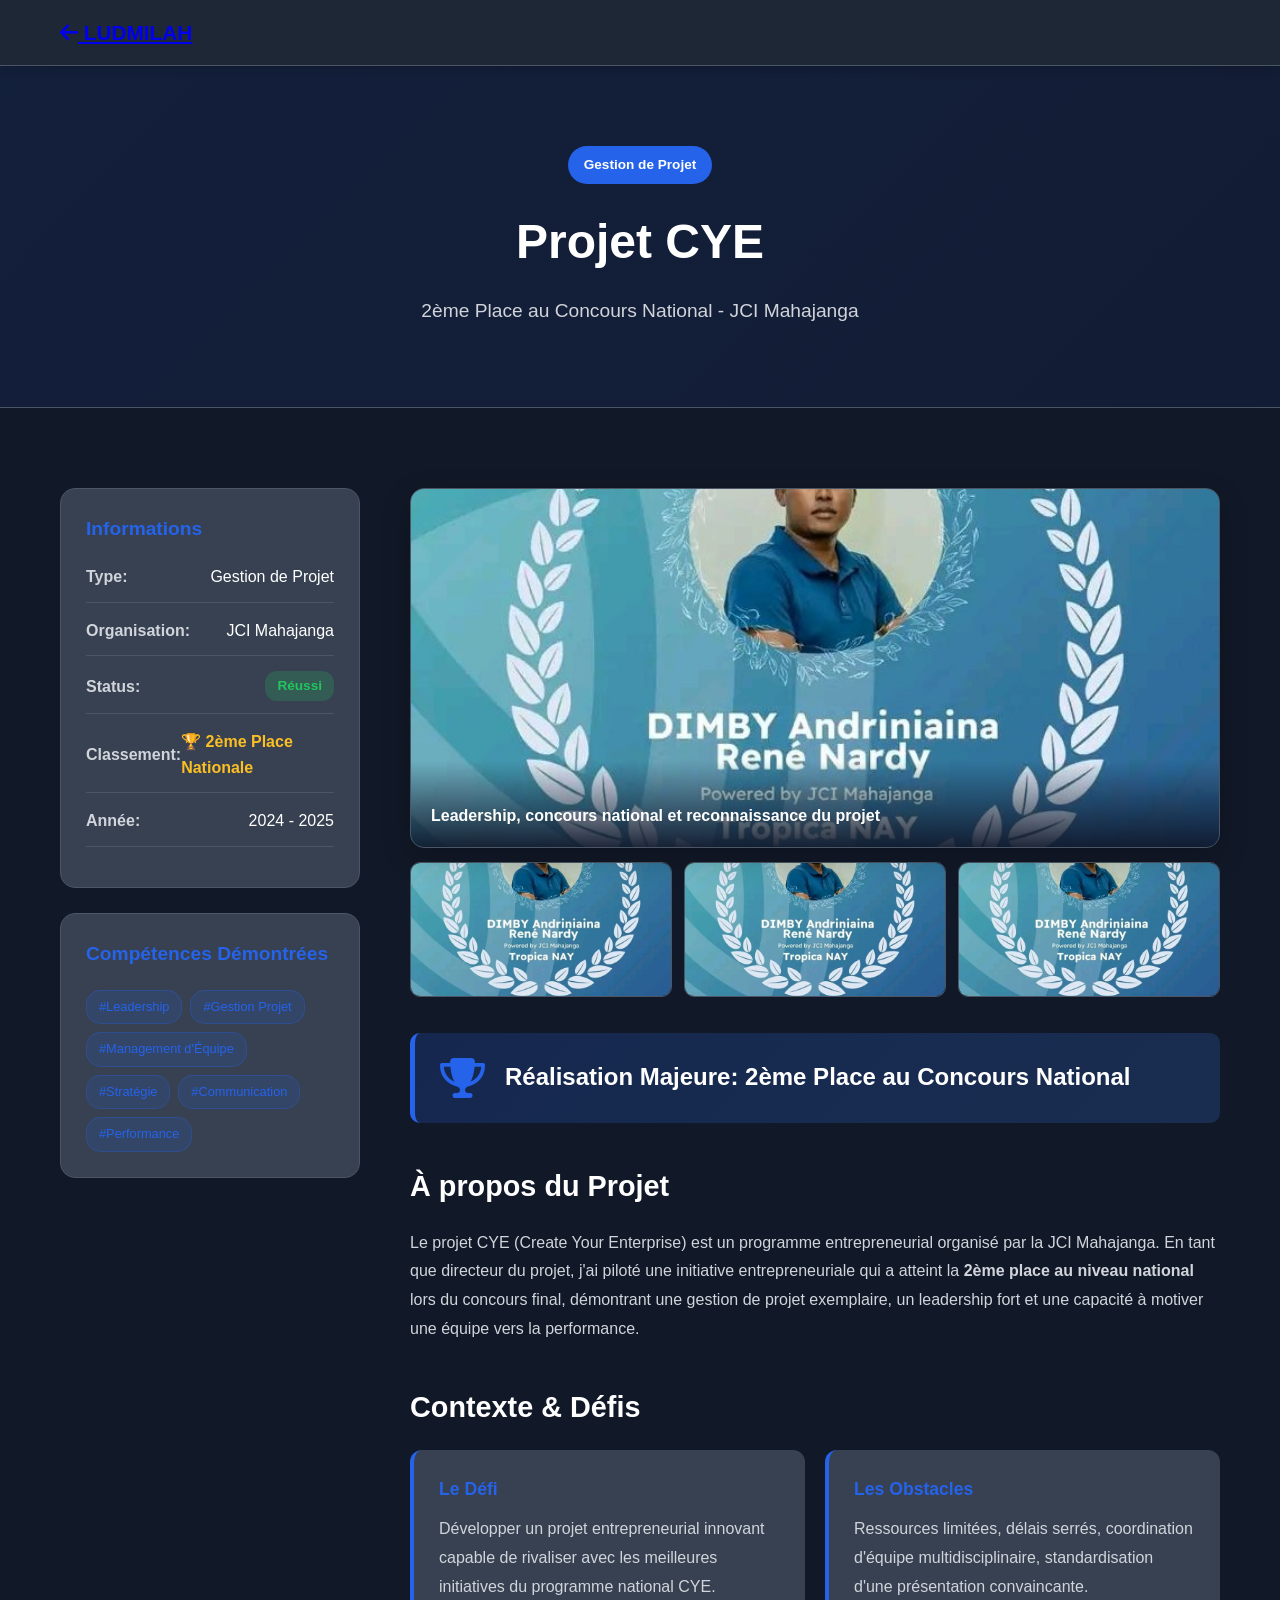
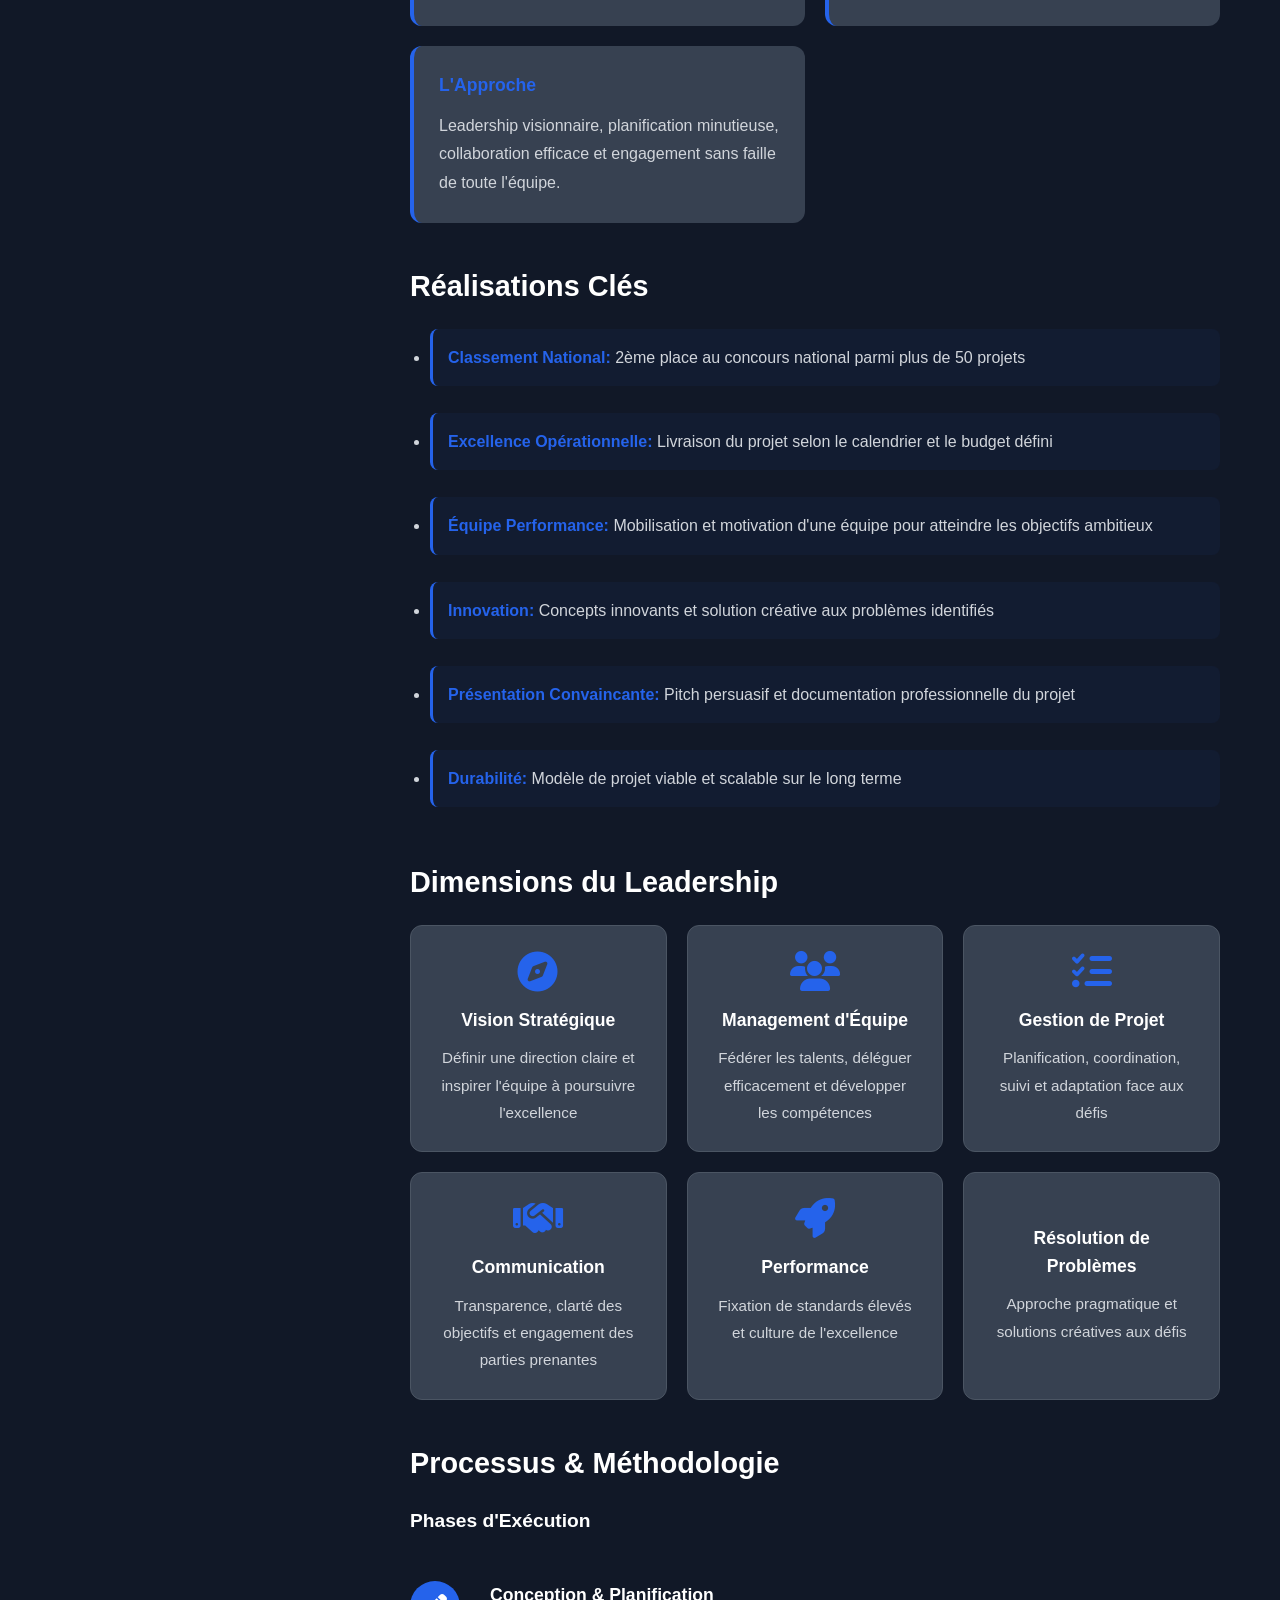
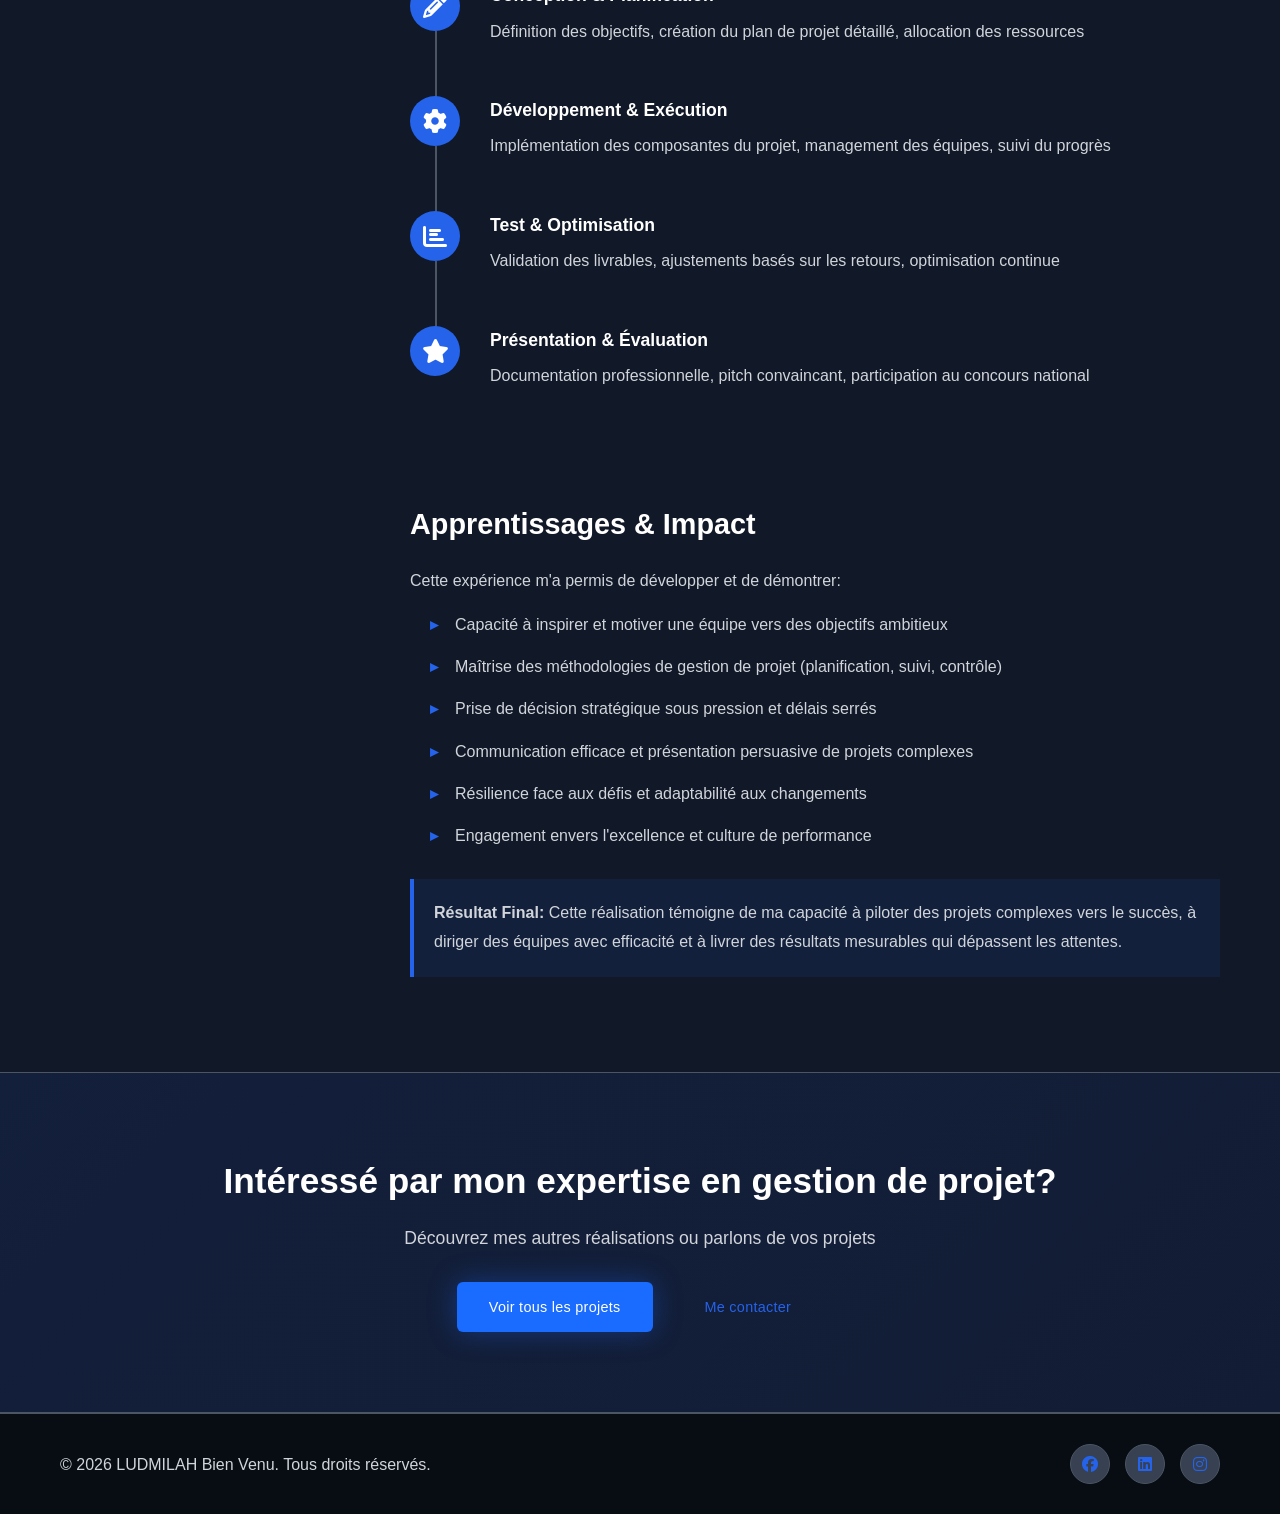
<file: project-cye.html>
<!DOCTYPE html>
<html lang="fr">
<head>
    <meta charset="UTF-8">
    <meta name="viewport" content="width=device-width, initial-scale=1.0">
    <title>Projet CYE - 2ème Place Nationale - Portfolio LUDMILAH</title>
    <link rel="stylesheet" href="styles.css">
    <link rel="stylesheet" href="https://cdnjs.cloudflare.com/ajax/libs/font-awesome/6.4.0/css/all.min.css">
</head>
<body>
    <!-- Navigation -->
    <nav class="navbar">
        <div class="navbar-container">
            <div class="navbar-brand">
                <a href="index.html">
                    <i class="fas fa-arrow-left"></i> LUDMILAH  
                </a>
            </div>
        </div>
    </nav>

    <!-- Hero Section -->
    <section class="project-hero">
        <div class="container">
            <div class="project-header">
                <span class="project-badge">Gestion de Projet</span>
                <h1>Projet CYE</h1>
                <p class="project-subtitle">2ème Place au Concours National - JCI Mahajanga</p>
            </div>
        </div>
    </section>

    <!-- Project Content -->
    <section class="project-content">
        <div class="container">
            <div class="project-main">
                <!-- Sidebar Info -->
                <aside class="project-sidebar">
                    <div class="project-info-card">
                        <h3>Informations</h3>
                        <div class="info-row">
                            <span class="info-label">Type:</span>
                            <span>Gestion de Projet</span>
                        </div>
                        <div class="info-row">
                            <span class="info-label">Organisation:</span>
                            <span>JCI Mahajanga</span>
                        </div>
                        <div class="info-row">
                            <span class="info-label">Status:</span>
                            <span class="status-badge success">Réussi</span>
                        </div>
                        <div class="info-row">
                            <span class="info-label">Classement:</span>
                            <span class="achievement">🏆 2ème Place Nationale</span>
                        </div>
                        <div class="info-row">
                            <span class="info-label">Année:</span>
                            <span>2024 - 2025</span>
                        </div>
                    </div>

                    <div class="project-skills">
                        <h3>Compétences Démontrées</h3>
                        <div class="skills-tags">
                            <span>#Leadership</span>
                            <span>#Gestion Projet</span>
                            <span>#Management d'Équipe</span>
                            <span>#Stratégie</span>
                            <span>#Communication</span>
                            <span>#Performance</span>
                        </div>
                    </div>
                </aside>

                <!-- Main Content -->
                <main class="project-main-content">
                    <div class="project-visual-story">
                        <figure class="visual-feature">
                            <img src="images/projects/cye-leadership.jpg" alt="Rencontre professionnelle illustrant le leadership du projet CYE">
                            <figcaption>Leadership, concours national et reconnaissance du projet</figcaption>
                        </figure>
                        <div class="visual-strip">
                            <img src="images/projects/cye-team.jpg" alt="Coordination d'equipe lors du projet CYE">
                            <img src="images/projects/cye-recognition.jpg" alt="Photo d'equipe autour de la reconnaissance CYE">
                            <img src="images/projects/cye-partners.jpg" alt="Partenaires et equipe du projet CYE">
                        </div>
                    </div>
                    <div class="achievement-banner">
                        <i class="fas fa-trophy"></i>
                        <h2>Réalisation Majeure: 2ème Place au Concours National</h2>
                    </div>

                    <h2>À propos du Projet</h2>
                    <p>
                        Le projet CYE (Create Your Enterprise) est un programme entrepreneurial organisé par la JCI Mahajanga. 
                        En tant que directeur du projet, j'ai piloté une initiative entrepreneuriale qui a atteint la 
                        <strong>2ème place au niveau national</strong> lors du concours final, démontrant une gestion de projet exemplaire, 
                        un leadership fort et une capacité à motiver une équipe vers la performance.
                    </p>

                    <h2 style="margin-top: 40px;">Contexte & Défis</h2>
                    <div class="challenge-boxes">
                        <div class="challenge-box">
                            <h4>Le Défi</h4>
                            <p>
                                Développer un projet entrepreneurial innovant capable de rivaliser avec les meilleures initiatives 
                                du programme national CYE.
                            </p>
                        </div>
                        <div class="challenge-box">
                            <h4>Les Obstacles</h4>
                            <p>
                                Ressources limitées, délais serrés, coordination d'équipe multidisciplinaire, standardisation 
                                d'une présentation convaincante.
                            </p>
                        </div>
                        <div class="challenge-box">
                            <h4>L'Approche</h4>
                            <p>
                                Leadership visionnaire, planification minutieuse, collaboration efficace et engagement 
                                sans faille de toute l'équipe.
                            </p>
                        </div>
                    </div>

                    <h2 style="margin-top: 40px;">Réalisations Clés</h2>
                    <ul class="achievements-list">
                        <li>
                            <strong>Classement National:</strong> 2ème place au concours national parmi plus de 50 projets
                        </li>
                        <li>
                            <strong>Excellence Opérationnelle:</strong> Livraison du projet selon le calendrier et le budget défini
                        </li>
                        <li>
                            <strong>Équipe Performance:</strong> Mobilisation et motivation d'une équipe pour atteindre les objectifs ambitieux
                        </li>
                        <li>
                            <strong>Innovation:</strong> Concepts innovants et solution créative aux problèmes identifiés
                        </li>
                        <li>
                            <strong>Présentation Convaincante:</strong> Pitch persuasif et documentation professionnelle du projet
                        </li>
                        <li>
                            <strong>Durabilité:</strong> Modèle de projet viable et scalable sur le long terme
                        </li>
                    </ul>

                    <h2 style="margin-top: 40px;">Dimensions du Leadership</h2>
                    <div class="leadership-grid">
                        <div class="leadership-card">
                            <i class="fas fa-compass"></i>
                            <h4>Vision Stratégique</h4>
                            <p>Définir une direction claire et inspirer l'équipe à poursuivre l'excellence</p>
                        </div>
                        <div class="leadership-card">
                            <i class="fas fa-users"></i>
                            <h4>Management d'Équipe</h4>
                            <p>Fédérer les talents, déléguer efficacement et développer les compétences</p>
                        </div>
                        <div class="leadership-card">
                            <i class="fas fa-tasks"></i>
                            <h4>Gestion de Projet</h4>
                            <p>Planification, coordination, suivi et adaptation face aux défis</p>
                        </div>
                        <div class="leadership-card">
                            <i class="fas fa-handshake"></i>
                            <h4>Communication</h4>
                            <p>Transparence, clarté des objectifs et engagement des parties prenantes</p>
                        </div>
                        <div class="leadership-card">
                            <i class="fas fa-rocket"></i>
                            <h4>Performance</h4>
                            <p>Fixation de standards élevés et culture de l'excellence</p>
                        </div>
                        <div class="leadership-card">
                            <i class="fas fa-problem-solving"></i>
                            <h4>Résolution de Problèmes</h4>
                            <p>Approche pragmatique et solutions créatives aux défis</p>
                        </div>
                    </div>

                    <h2 style="margin-top: 40px;">Processus & Méthodologie</h2>
                    <div class="methodology-section">
                        <h4>Phases d'Exécution</h4>
                        <div class="timeline">
                            <div class="timeline-item">
                                <div class="timeline-marker"><i class="fas fa-pencil-alt"></i></div>
                                <div class="timeline-content">
                                    <h5>Conception & Planification</h5>
                                    <p>Définition des objectifs, création du plan de projet détaillé, allocation des ressources</p>
                                </div>
                            </div>
                            <div class="timeline-item">
                                <div class="timeline-marker"><i class="fas fa-cog"></i></div>
                                <div class="timeline-content">
                                    <h5>Développement & Exécution</h5>
                                    <p>Implémentation des composantes du projet, management des équipes, suivi du progrès</p>
                                </div>
                            </div>
                            <div class="timeline-item">
                                <div class="timeline-marker"><i class="fas fa-chart-bar"></i></div>
                                <div class="timeline-content">
                                    <h5>Test & Optimisation</h5>
                                    <p>Validation des livrables, ajustements basés sur les retours, optimisation continue</p>
                                </div>
                            </div>
                            <div class="timeline-item">
                                <div class="timeline-marker"><i class="fas fa-star"></i></div>
                                <div class="timeline-content">
                                    <h5>Présentation & Évaluation</h5>
                                    <p>Documentation professionnelle, pitch convaincant, participation au concours national</p>
                                </div>
                            </div>
                        </div>
                    </div>

                    <h2 style="margin-top: 40px;">Apprentissages & Impact</h2>
                    <p>
                        Cette expérience m'a permis de développer et de démontrer:
                    </p>
                    <ul class="learning-list">
                        <li>Capacité à inspirer et motiver une équipe vers des objectifs ambitieux</li>
                        <li>Maîtrise des méthodologies de gestion de projet (planification, suivi, contrôle)</li>
                        <li>Prise de décision stratégique sous pression et délais serrés</li>
                        <li>Communication efficace et présentation persuasive de projets complexes</li>
                        <li>Résilience face aux défis et adaptabilité aux changements</li>
                        <li>Engagement envers l'excellence et culture de performance</li>
                    </ul>

                    <p style="margin-top: 30px; padding: 20px; background: rgba(37, 99, 235, 0.1); border-left: 4px solid #2563eb;">
                        <strong>Résultat Final:</strong> Cette réalisation témoigne de ma capacité à piloter des projets complexes 
                        vers le succès, à diriger des équipes avec efficacité et à livrer des résultats mesurables qui dépassent 
                        les attentes.
                    </p>
                </main>
            </div>
        </div>
    </section>

    <!-- Call to Action -->
    <section class="cta-section">
        <div class="container">
            <h2>Intéressé par mon expertise en gestion de projet?</h2>
            <p>Découvrez mes autres réalisations ou parlons de vos projets</p>
            <div class="cta-buttons">
                <a href="index.html#projects" class="btn btn-primary">Voir tous les projets</a>
                <a href="index.html#contact" class="btn btn-secondary">Me contacter</a>
            </div>
        </div>
    </section>

    <!-- Footer -->
    <footer class="footer">
        <div class="container">
            <p>&copy; 2026 LUDMILAH Bien Venu. Tous droits réservés.</p>
            <div class="footer-socials">
                <a href="https://facebook.com" target="_blank"><i class="fab fa-facebook"></i></a>
                <a href="https://linkedin.com" target="_blank"><i class="fab fa-linkedin"></i></a>
                <a href="https://instagram.com" target="_blank"><i class="fab fa-instagram"></i></a>
            </div>
        </div>
    </footer>

    <script src="script.js"></script>
</body>
</html>
</file>
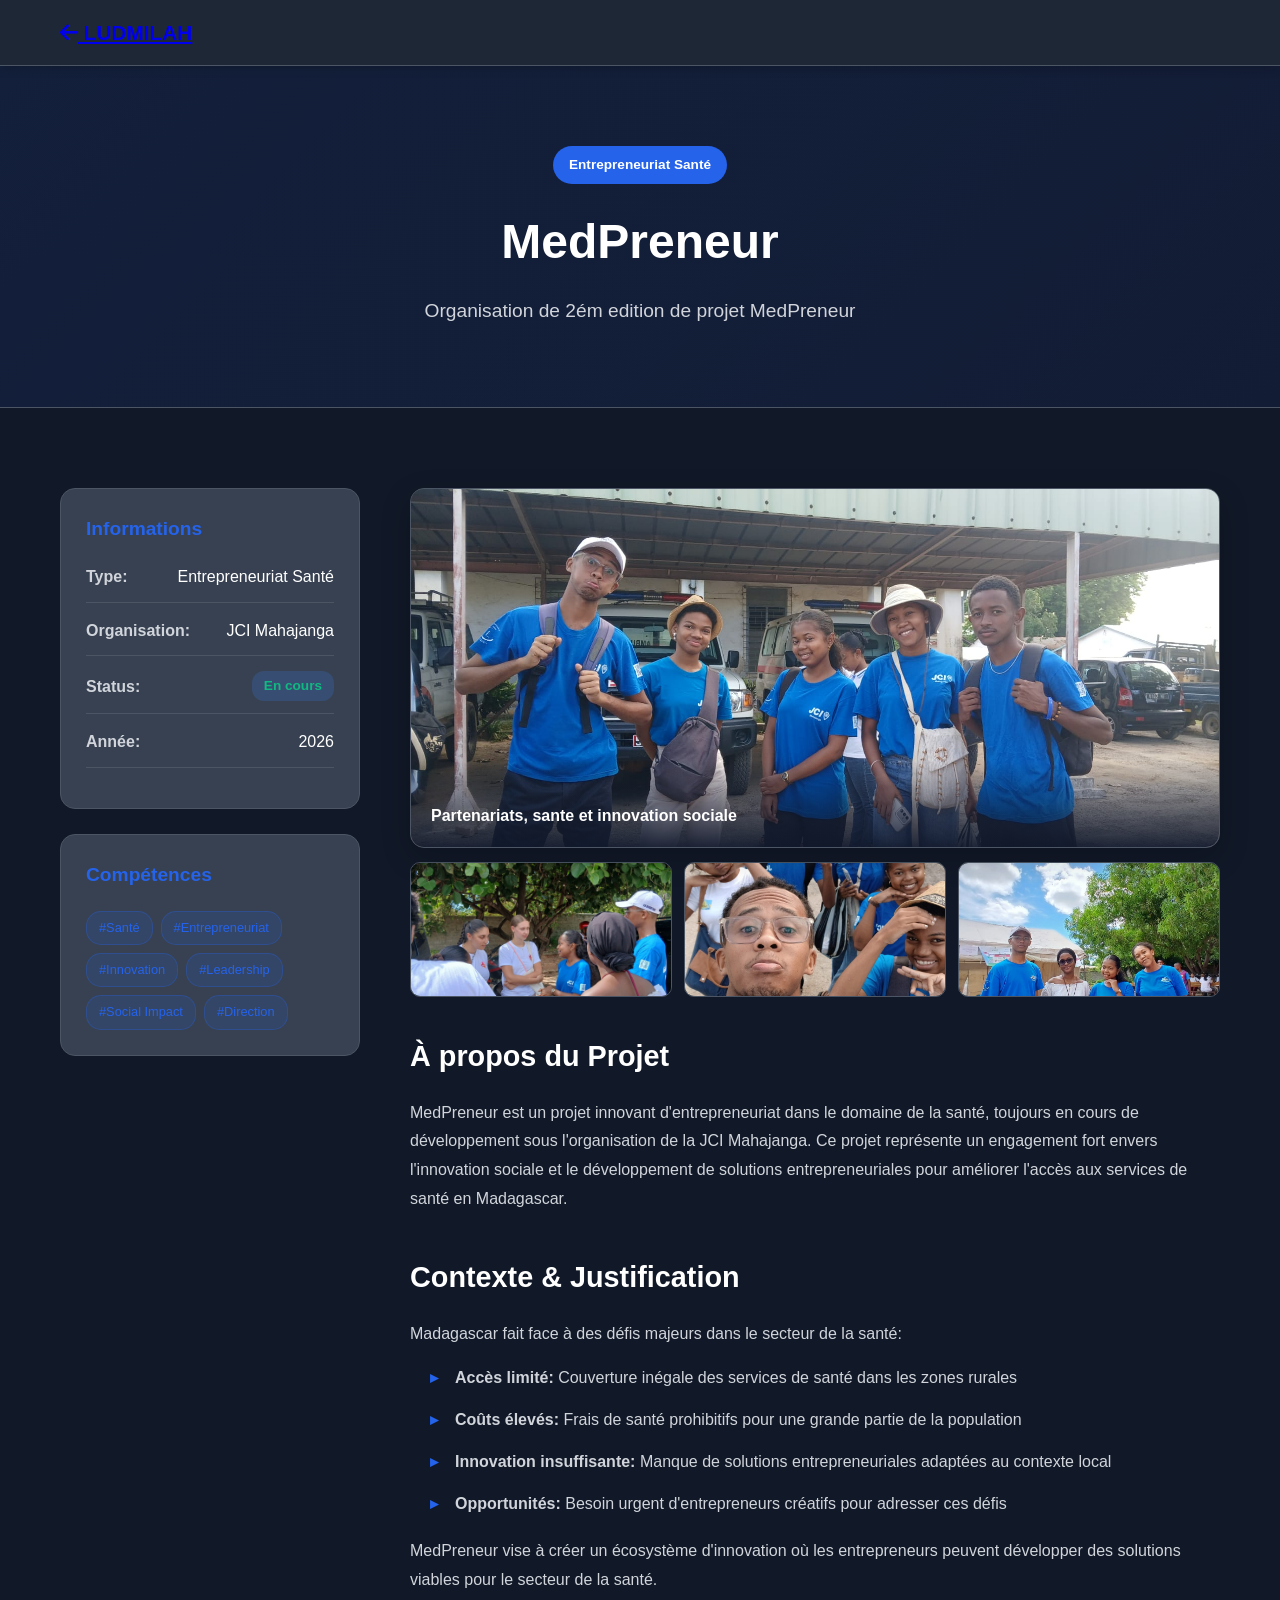
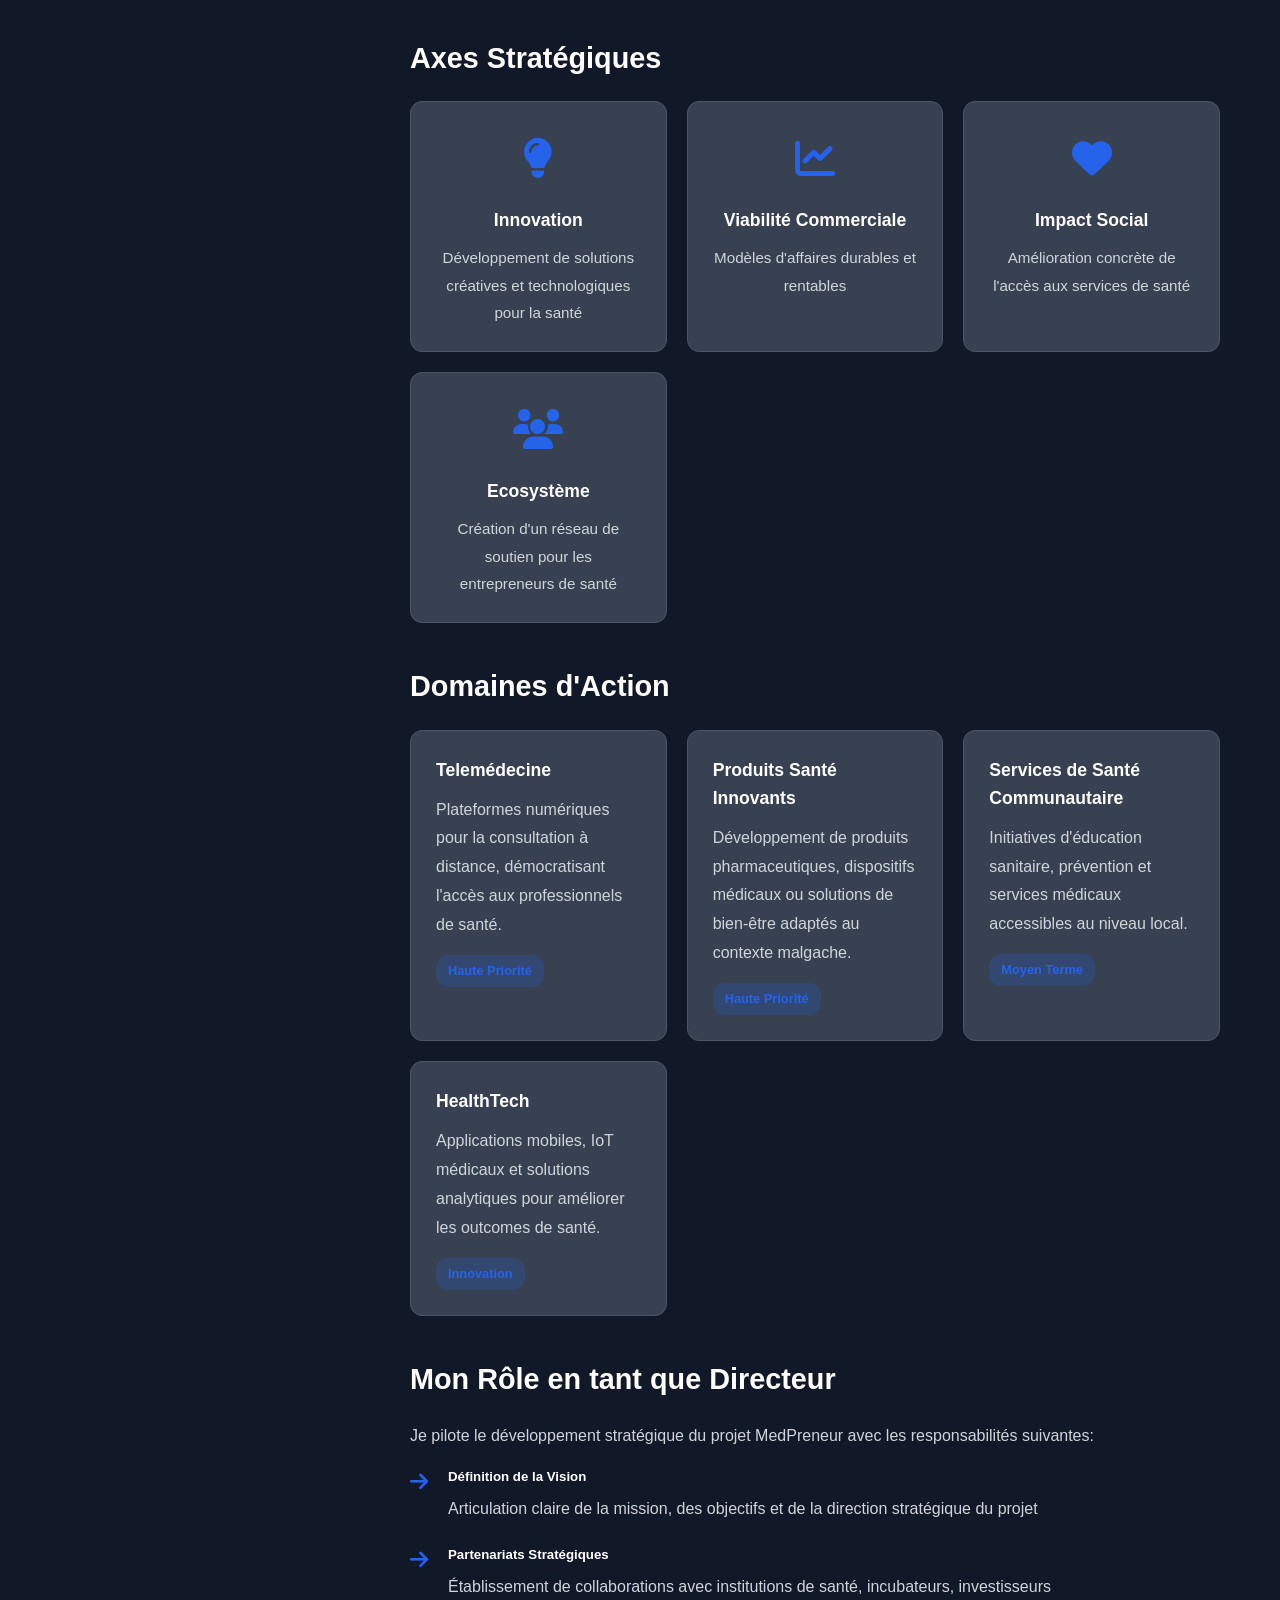
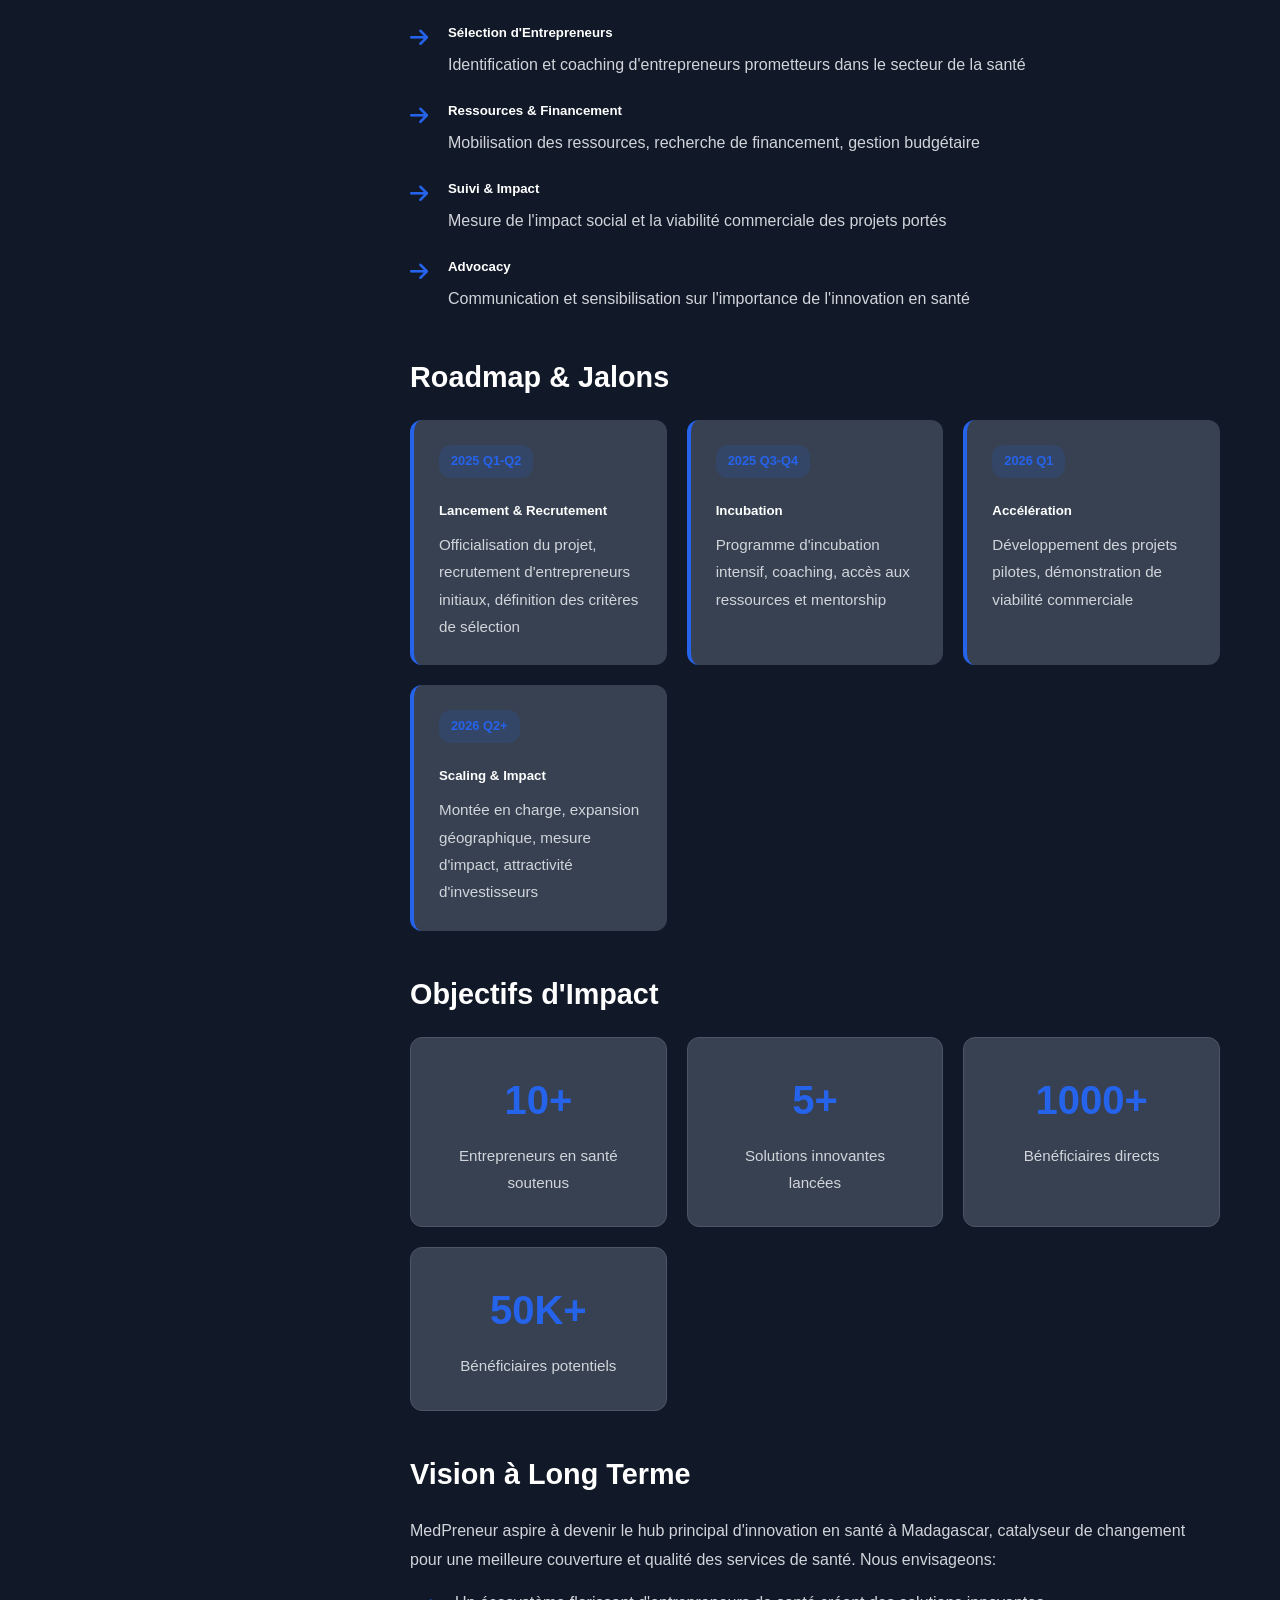
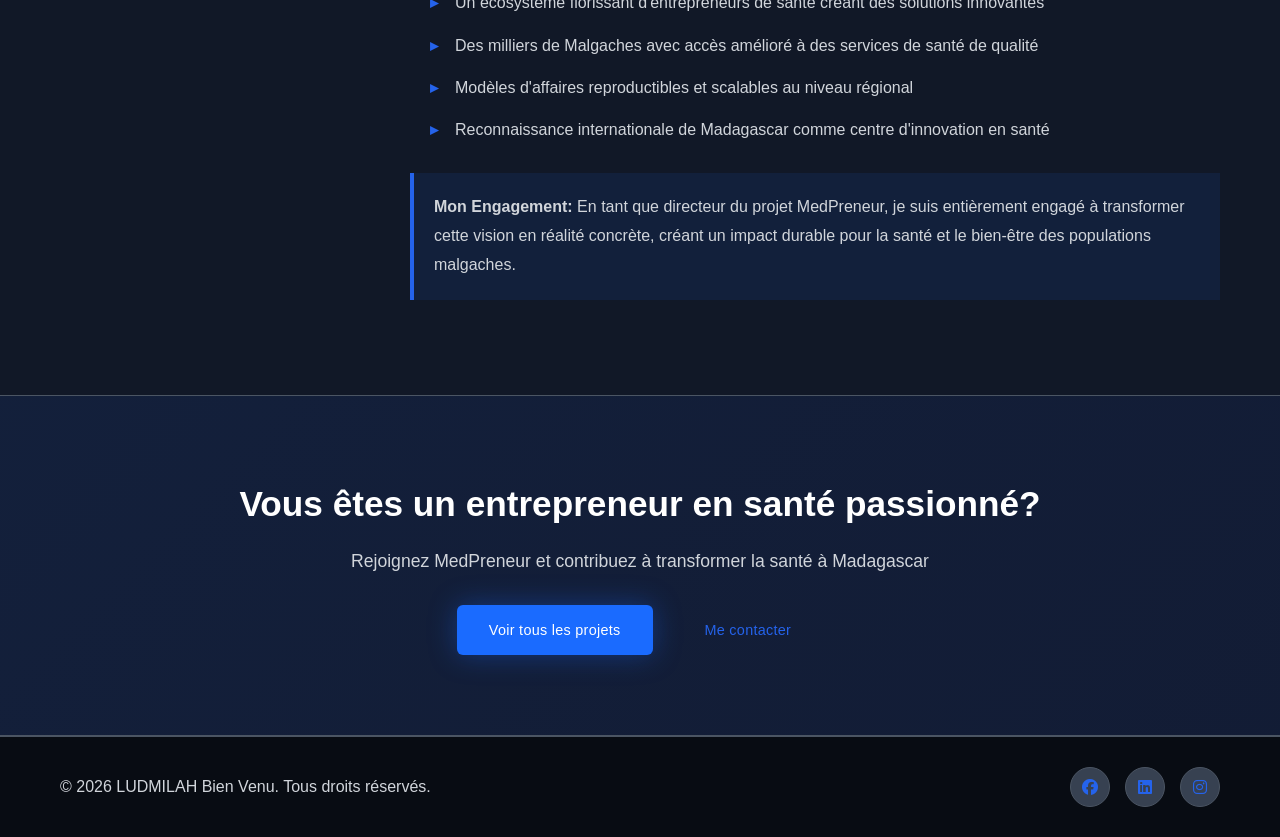
<file: project-medpreneur.html>
<!DOCTYPE html>
<html lang="fr">
<head>
    <meta charset="UTF-8">
    <meta name="viewport" content="width=device-width, initial-scale=1.0">
    <title>MedPreneur - Portfolio LUDMILAH Bien Venu</title>
    <link rel="stylesheet" href="styles.css">
    <link rel="stylesheet" href="https://cdnjs.cloudflare.com/ajax/libs/font-awesome/6.4.0/css/all.min.css">
</head>
<body>
    <!-- Navigation -->
    <nav class="navbar">
        <div class="navbar-container">
            <div class="navbar-brand">
                <a href="index.html">
                    <i class="fas fa-arrow-left"></i>  LUDMILAH 
                </a>
            </div>
        </div>
    </nav>

    <!-- Hero Section -->
    <section class="project-hero">
        <div class="container">
            <div class="project-header">
                <span class="project-badge">Entrepreneuriat Santé</span>
                <h1>MedPreneur</h1>
                <p class="project-subtitle">Organisation de 2ém edition de projet MedPreneur </p>
            </div>
        </div>
    </section>

    <!-- Project Content -->
    <section class="project-content">
        <div class="container">
            <div class="project-main">
                <!-- Sidebar Info -->
                <aside class="project-sidebar">
                    <div class="project-info-card">
                        <h3>Informations</h3>
                        <div class="info-row">
                            <span class="info-label">Type:</span>
                            <span>Entrepreneuriat Santé</span>
                        </div>
                        <div class="info-row">
                            <span class="info-label">Organisation:</span>
                            <span>JCI Mahajanga</span>
                        </div>
                        <div class="info-row">
                            <span class="info-label">Status:</span>
                            <span class="status-badge">En cours</span>
                        </div>
                        <div class="info-row">
                            <span class="info-label">Année:</span>
                            <span>2026</span>
                        </div>
                    </div>

                    <div class="project-skills">
                        <h3>Compétences</h3>
                        <div class="skills-tags">
                            <span>#Santé</span>
                            <span>#Entrepreneuriat</span>
                            <span>#Innovation</span>
                            <span>#Leadership</span>
                            <span>#Social Impact</span>
                            <span>#Direction</span>
                        </div>
                    </div>
                </aside>

                <!-- Main Content -->
                <main class="project-main-content">
                    <div class="project-visual-story">
                        <figure class="visual-feature">
                            <img src="images/projects/medpreneur-partners.jpeg" alt="Rencontre de partenaires pour le projet MedPreneur">
                            <figcaption>Partenariats, sante et innovation sociale</figcaption>
                        </figure>
                        <div class="visual-strip">
                            <img src="images/projects/medpreneur-exchange.jpeg" alt="Echange avec des partenaires pour MedPreneur">
                            <img src="images/projects/medpreneur-networking.jpeg" alt="Reseautage professionnel pour MedPreneur">
                            <img src="images/projects/medpreneur-event.jpeg" alt="Contexte evenementiel et partenaires du projet MedPreneur">
                        </div>
                    </div>
                    <h2>À propos du Projet</h2>
                    <p>
                        MedPreneur est un projet innovant d'entrepreneuriat dans le domaine de la santé, toujours en cours 
                        de développement sous l'organisation de la JCI Mahajanga. Ce projet représente un engagement fort envers 
                        l'innovation sociale et le développement de solutions entrepreneuriales pour améliorer l'accès aux services 
                        de santé en Madagascar.
                    </p>

                    <h2 style="margin-top: 40px;">Contexte & Justification</h2>
                    <p>
                        Madagascar fait face à des défis majeurs dans le secteur de la santé:
                    </p>
                    <ul class="context-list">
                        <li><strong>Accès limité:</strong> Couverture inégale des services de santé dans les zones rurales</li>
                        <li><strong>Coûts élevés:</strong> Frais de santé prohibitifs pour une grande partie de la population</li>
                        <li><strong>Innovation insuffisante:</strong> Manque de solutions entrepreneuriales adaptées au contexte local</li>
                        <li><strong>Opportunités:</strong> Besoin urgent d'entrepreneurs créatifs pour adresser ces défis</li>
                    </ul>

                    <p style="margin-top: 20px;">
                        MedPreneur vise à créer un écosystème d'innovation où les entrepreneurs peuvent développer des solutions 
                        viables pour le secteur de la santé.
                    </p>

                    <h2 style="margin-top: 40px;">Axes Stratégiques</h2>
                    <div class="strategic-pillars">
                        <div class="pillar">
                            <div class="pillar-icon">
                                <i class="fas fa-lightbulb"></i>
                            </div>
                            <h4>Innovation</h4>
                            <p>Développement de solutions créatives et technologiques pour la santé</p>
                        </div>
                        <div class="pillar">
                            <div class="pillar-icon">
                                <i class="fas fa-chart-line"></i>
                            </div>
                            <h4>Viabilité Commerciale</h4>
                            <p>Modèles d'affaires durables et rentables</p>
                        </div>
                        <div class="pillar">
                            <div class="pillar-icon">
                                <i class="fas fa-heart"></i>
                            </div>
                            <h4>Impact Social</h4>
                            <p>Amélioration concrète de l'accès aux services de santé</p>
                        </div>
                        <div class="pillar">
                            <div class="pillar-icon">
                                <i class="fas fa-users"></i>
                            </div>
                            <h4>Ecosystème</h4>
                            <p>Création d'un réseau de soutien pour les entrepreneurs de santé</p>
                        </div>
                    </div>

                    <h2 style="margin-top: 40px;">Domaines d'Action</h2>
                    <div class="action-areas">
                        <div class="area-card">
                            <h4>Telemédecine</h4>
                            <p>
                                Plateformes numériques pour la consultation à distance, démocratisant l'accès aux 
                                professionnels de santé.
                            </p>
                            <span class="priority">Haute Priorité</span>
                        </div>
                        <div class="area-card">
                            <h4>Produits Santé Innovants</h4>
                            <p>
                                Développement de produits pharmaceutiques, dispositifs médicaux ou solutions de bien-être 
                                adaptés au contexte malgache.
                            </p>
                            <span class="priority">Haute Priorité</span>
                        </div>
                        <div class="area-card">
                            <h4>Services de Santé Communautaire</h4>
                            <p>
                                Initiatives d'éducation sanitaire, prévention et services médicaux accessibles au niveau local.
                            </p>
                            <span class="priority">Moyen Terme</span>
                        </div>
                        <div class="area-card">
                            <h4>HealthTech</h4>
                            <p>
                                Applications mobiles, IoT médicaux et solutions analytiques pour améliorer les outcomes de santé.
                            </p>
                            <span class="priority">Innovation</span>
                        </div>
                    </div>

                    <h2 style="margin-top: 40px;">Mon Rôle en tant que Directeur</h2>
                    <p>
                        Je pilote le développement stratégique du projet MedPreneur avec les responsabilités suivantes:
                    </p>
                    <div class="responsibility-list">
                        <div class="responsibility-item">
                            <i class="fas fa-arrow-right"></i>
                            <div>
                                <h5>Définition de la Vision</h5>
                                <p>Articulation claire de la mission, des objectifs et de la direction stratégique du projet</p>
                            </div>
                        </div>
                        <div class="responsibility-item">
                            <i class="fas fa-arrow-right"></i>
                            <div>
                                <h5>Partenariats Stratégiques</h5>
                                <p>Établissement de collaborations avec institutions de santé, incubateurs, investisseurs</p>
                            </div>
                        </div>
                        <div class="responsibility-item">
                            <i class="fas fa-arrow-right"></i>
                            <div>
                                <h5>Sélection d'Entrepreneurs</h5>
                                <p>Identification et coaching d'entrepreneurs prometteurs dans le secteur de la santé</p>
                            </div>
                        </div>
                        <div class="responsibility-item">
                            <i class="fas fa-arrow-right"></i>
                            <div>
                                <h5>Ressources & Financement</h5>
                                <p>Mobilisation des ressources, recherche de financement, gestion budgétaire</p>
                            </div>
                        </div>
                        <div class="responsibility-item">
                            <i class="fas fa-arrow-right"></i>
                            <div>
                                <h5>Suivi & Impact</h5>
                                <p>Mesure de l'impact social et la viabilité commerciale des projets portés</p>
                            </div>
                        </div>
                        <div class="responsibility-item">
                            <i class="fas fa-arrow-right"></i>
                            <div>
                                <h5>Advocacy</h5>
                                <p>Communication et sensibilisation sur l'importance de l'innovation en santé</p>
                            </div>
                        </div>
                    </div>

                    <h2 style="margin-top: 40px;">Roadmap & Jalons</h2>
                    <div class="roadmap-timeline">
                        <div class="roadmap-item">
                            <span class="roadmap-period">2025 Q1-Q2</span>
                            <h5>Lancement & Recrutement</h5>
                            <p>Officialisation du projet, recrutement d'entrepreneurs initiaux, définition des critères de sélection</p>
                        </div>
                        <div class="roadmap-item">
                            <span class="roadmap-period">2025 Q3-Q4</span>
                            <h5>Incubation</h5>
                            <p>Programme d'incubation intensif, coaching, accès aux ressources et mentorship</p>
                        </div>
                        <div class="roadmap-item">
                            <span class="roadmap-period">2026 Q1</span>
                            <h5>Accélération</h5>
                            <p>Développement des projets pilotes, démonstration de viabilité commerciale</p>
                        </div>
                        <div class="roadmap-item">
                            <span class="roadmap-period">2026 Q2+</span>
                            <h5>Scaling & Impact</h5>
                            <p>Montée en charge, expansion géographique, mesure d'impact, attractivité d'investisseurs</p>
                        </div>
                    </div>

                    <h2 style="margin-top: 40px;">Objectifs d'Impact</h2>
                    <div class="impact-metrics">
                        <div class="metric">
                            <div class="metric-number">10+</div>
                            <p>Entrepreneurs en santé soutenus</p>
                        </div>
                        <div class="metric">
                            <div class="metric-number">5+</div>
                            <p>Solutions innovantes lancées</p>
                        </div>
                        <div class="metric">
                            <div class="metric-number">1000+</div>
                            <p>Bénéficiaires directs</p>
                        </div>
                        <div class="metric">
                            <div class="metric-number">50K+</div>
                            <p>Bénéficiaires potentiels</p>
                        </div>
                    </div>

                    <h2 style="margin-top: 40px;">Vision à Long Terme</h2>
                    <p>
                        MedPreneur aspire à devenir le hub principal d'innovation en santé à Madagascar, catalyseur de changement 
                        pour une meilleure couverture et qualité des services de santé. Nous envisageons:
                    </p>
                    <ul class="vision-list">
                        <li>Un écosystème florissant d'entrepreneurs de santé créant des solutions innovantes</li>
                        <li>Des milliers de Malgaches avec accès amélioré à des services de santé de qualité</li>
                        <li>Modèles d'affaires reproductibles et scalables au niveau régional</li>
                        <li>Reconnaissance internationale de Madagascar comme centre d'innovation en santé</li>
                    </ul>

                    <p style="margin-top: 30px; padding: 20px; background: rgba(37, 99, 235, 0.1); border-left: 4px solid #2563eb;">
                        <strong>Mon Engagement:</strong> En tant que directeur du projet MedPreneur, je suis entièrement 
                        engagé à transformer cette vision en réalité concrète, créant un impact durable pour la santé 
                        et le bien-être des populations malgaches.
                    </p>
                </main>
            </div>
        </div>
    </section>

    <!-- Call to Action -->
    <section class="cta-section">
        <div class="container">
            <h2>Vous êtes un entrepreneur en santé passionné?</h2>
            <p>Rejoignez MedPreneur et contribuez à transformer la santé à Madagascar</p>
            <div class="cta-buttons">
                <a href="index.html#projects" class="btn btn-primary">Voir tous les projets</a>
                <a href="index.html#contact" class="btn btn-secondary">Me contacter</a>
            </div>
        </div>
    </section>

    <!-- Footer -->
    <footer class="footer">
        <div class="container">
            <p>&copy; 2026 LUDMILAH Bien Venu. Tous droits réservés.</p>
            <div class="footer-socials">
                <a href="https://facebook.com" target="_blank"><i class="fab fa-facebook"></i></a>
                <a href="https://linkedin.com" target="_blank"><i class="fab fa-linkedin"></i></a>
                <a href="https://instagram.com" target="_blank"><i class="fab fa-instagram"></i></a>
            </div>
        </div>
    </section>

    <script src="script.js"></script>
</body>
</html>
</file>
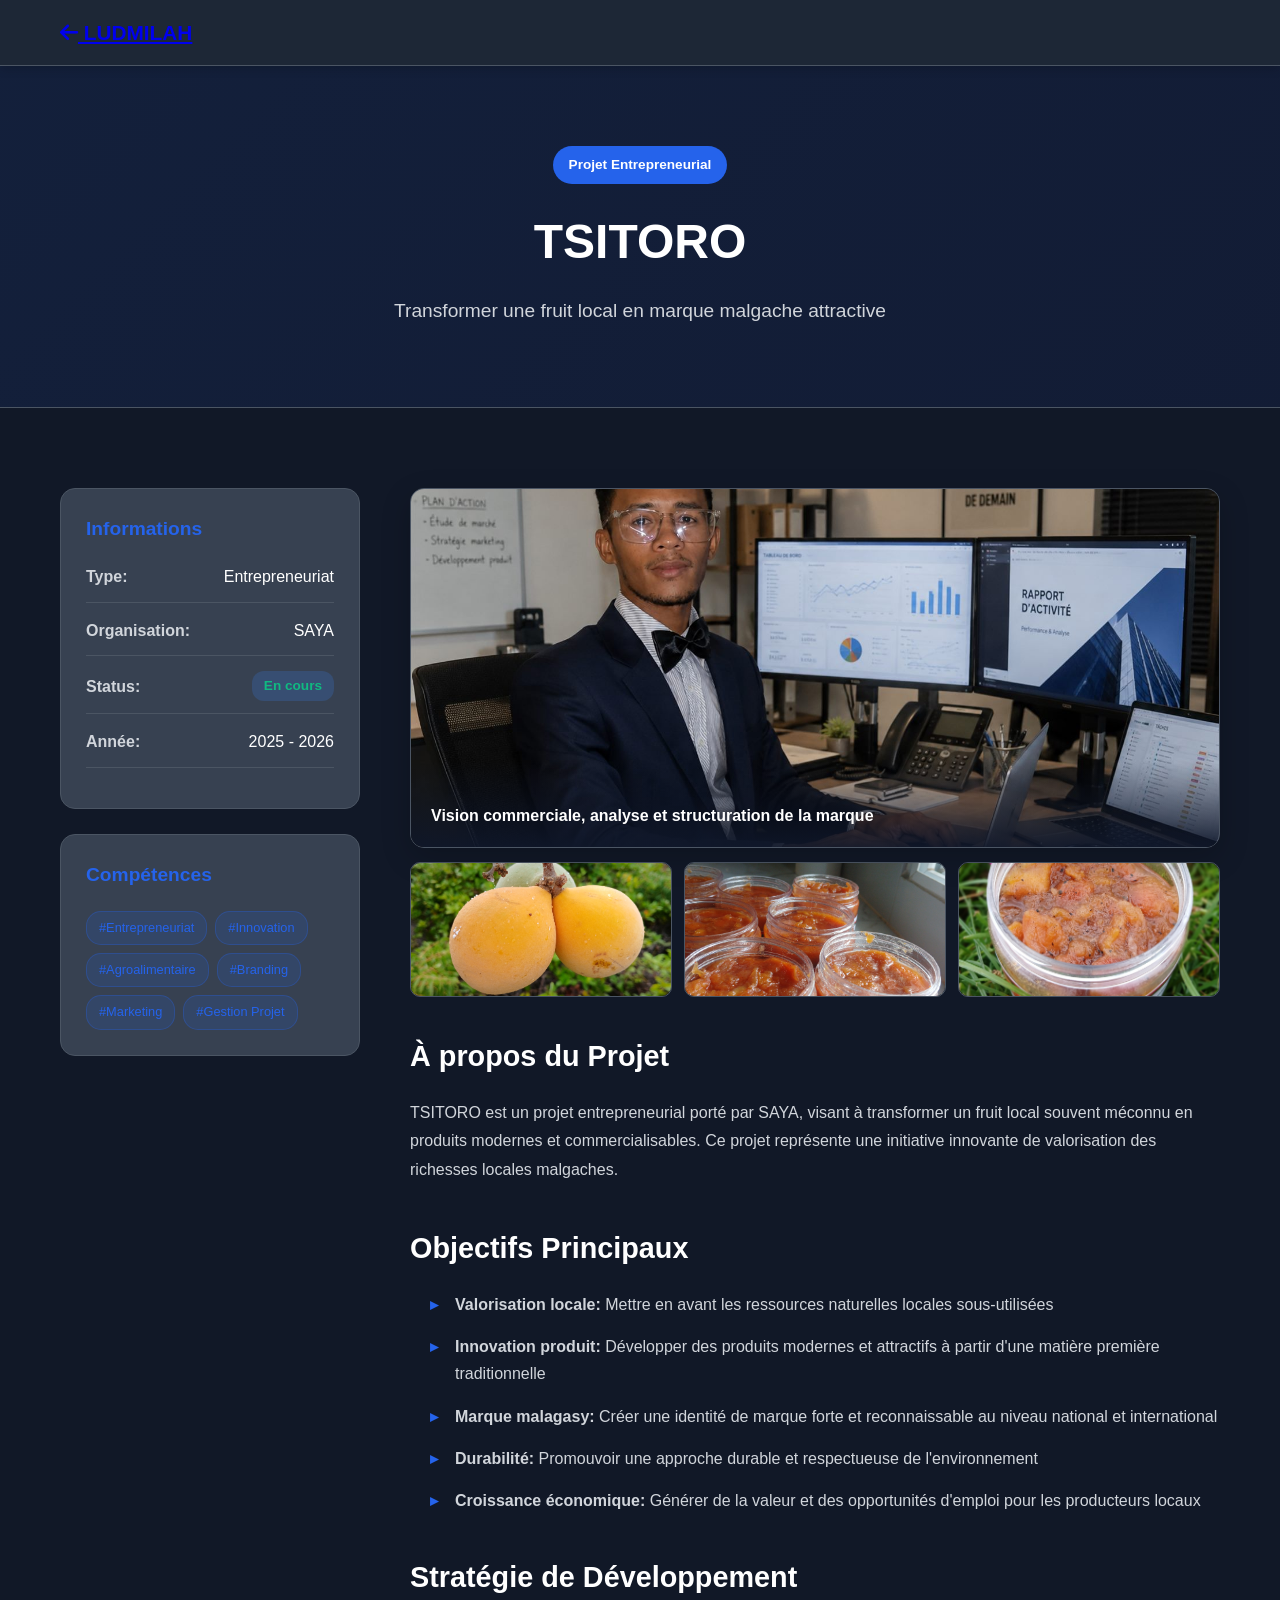
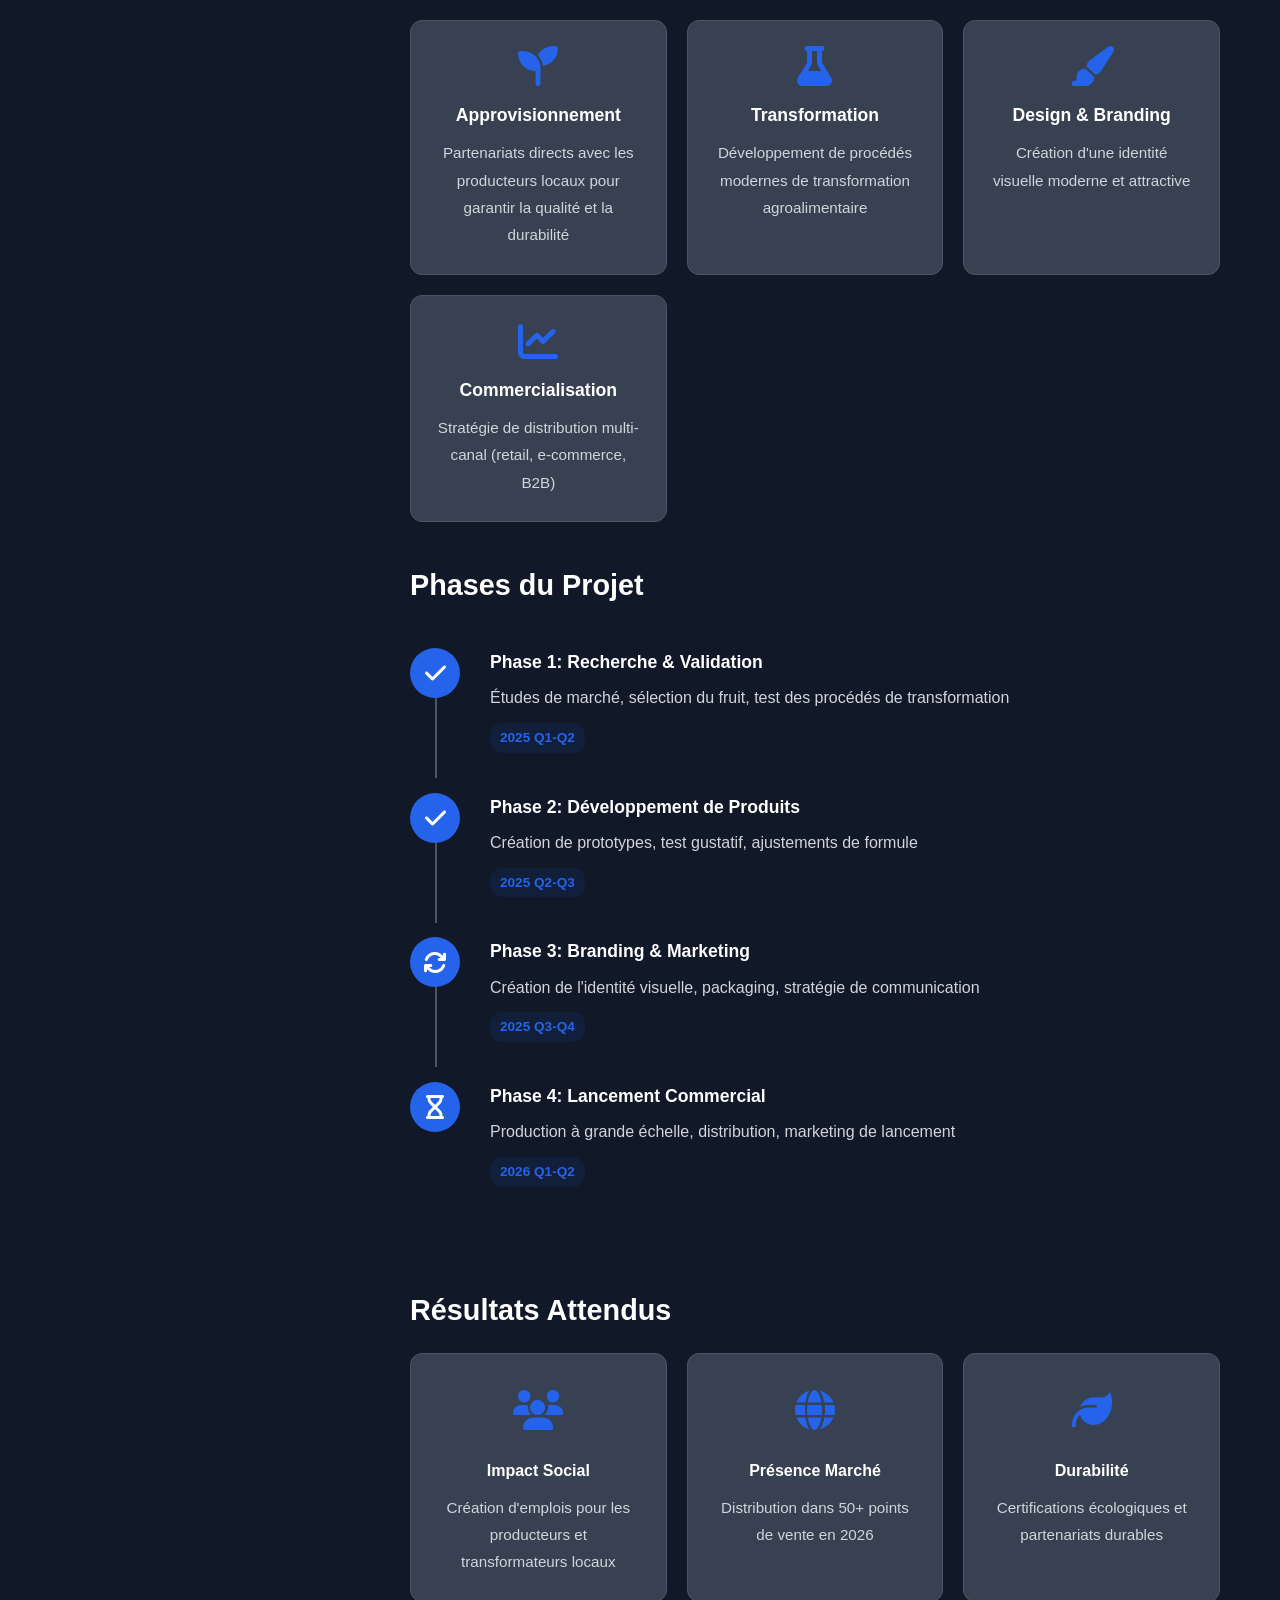
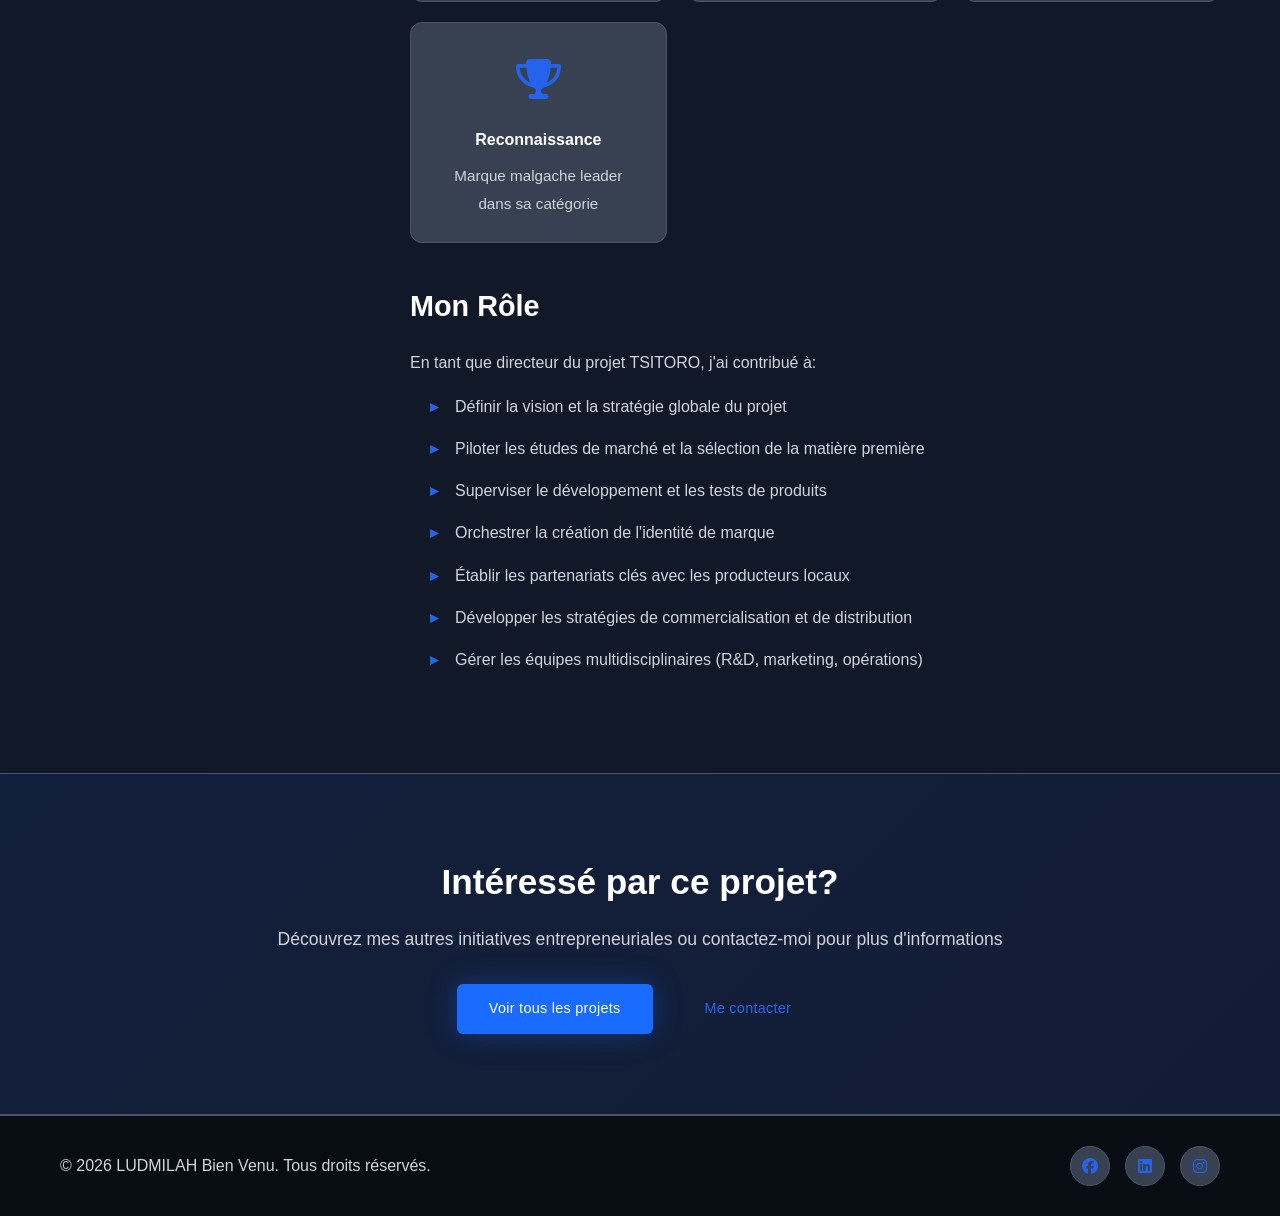
<file: project-tsitoro.html>
<!DOCTYPE html>
<html lang="fr">
<head>
    <meta charset="UTF-8">
    <meta name="viewport" content="width=device-width, initial-scale=1.0">
    <title>TSITORO - Portfolio LUDMILAH Bien Venu</title>
    <link rel="stylesheet" href="styles.css">
    <link rel="stylesheet" href="https://cdnjs.cloudflare.com/ajax/libs/font-awesome/6.4.0/css/all.min.css">
</head>
<body>
    <!-- Navigation -->
    <nav class="navbar">
        <div class="navbar-container">
            <div class="navbar-brand">
                <a href="index.html">
                    <i class="fas fa-arrow-left"></i>  LUDMILAH 
                </a>
            </div>
        </div>
    </nav>

    <!-- Hero Section -->
    <section class="project-hero">
        <div class="container">
            <div class="project-header">
                <span class="project-badge">Projet Entrepreneurial</span>
                <h1>TSITORO</h1>
                <p class="project-subtitle">Transformer une fruit local en marque malgache attractive</p>
            </div>
        </div>
    </section>

    <!-- Project Content -->
    <section class="project-content">
        <div class="container">
            <div class="project-main">
                <!-- Sidebar Info -->
                <aside class="project-sidebar">
                    <div class="project-info-card">
                        <h3>Informations</h3>
                        <div class="info-row">
                            <span class="info-label">Type:</span>
                            <span>Entrepreneuriat</span>
                        </div>
                        <div class="info-row">
                            <span class="info-label">Organisation:</span>
                            <span>SAYA</span>
                        </div>
                        <div class="info-row">
                            <span class="info-label">Status:</span>
                            <span class="status-badge">En cours</span>
                        </div>
                        <div class="info-row">
                            <span class="info-label">Année:</span>
                            <span>2025 - 2026</span>
                        </div>
                    </div>

                    <div class="project-skills">
                        <h3>Compétences</h3>
                        <div class="skills-tags">
                            <span>#Entrepreneuriat</span>
                            <span>#Innovation</span>
                            <span>#Agroalimentaire</span>
                            <span>#Branding</span>
                            <span>#Marketing</span>
                            <span>#Gestion Projet</span>
                        </div>
                    </div>
                </aside>

                <!-- Main Content -->
                <main class="project-main-content">
                    <div class="project-visual-story">
                        <figure class="visual-feature">
                            <img src="images/projects/tsitoro-strategy.jpg" alt="Espace de travail, analyse et rapport pour le developpement de TSITORO">
                            <figcaption>Vision commerciale, analyse et structuration de la marque</figcaption>
                        </figure>
                        <div class="visual-strip">
                            <img src="images/projects/tsitoro-networking.jpg" alt="Reseautage et presentation professionnelle autour de TSITORO">
                            <img src="images/projects/tsitoro-event.jpg" alt="Evenement et mise en relation pour le lancement de TSITORO">
                            <img src="images/projects/tsitoro-venue.jpg" alt="Cadre evenementiel illustrant la promotion de TSITORO">
                        </div>
                    </div>
                    <h2>À propos du Projet</h2>
                    <p>
                        TSITORO est un projet entrepreneurial porté par SAYA, visant à transformer un fruit local souvent méconnu 
                        en produits modernes et commercialisables. Ce projet représente une initiative innovante de valorisation 
                        des richesses locales malgaches.
                    </p>

                    <h2 style="margin-top: 40px;">Objectifs Principaux</h2>
                    <ul class="objectives-list">
                        <li>
                            <strong>Valorisation locale:</strong> Mettre en avant les ressources naturelles locales sous-utilisées
                        </li>
                        <li>
                            <strong>Innovation produit:</strong> Développer des produits modernes et attractifs à partir d'une matière première traditionnelle
                        </li>
                        <li>
                            <strong>Marque malagasy:</strong> Créer une identité de marque forte et reconnaissable au niveau national et international
                        </li>
                        <li>
                            <strong>Durabilité:</strong> Promouvoir une approche durable et respectueuse de l'environnement
                        </li>
                        <li>
                            <strong>Croissance économique:</strong> Générer de la valeur et des opportunités d'emploi pour les producteurs locaux
                        </li>
                    </ul>

                    <h2 style="margin-top: 40px;">Stratégie de Développement</h2>
                    <div class="strategy-grid">
                        <div class="strategy-card">
                            <i class="fas fa-seedling"></i>
                            <h4>Approvisionnement</h4>
                            <p>Partenariats directs avec les producteurs locaux pour garantir la qualité et la durabilité</p>
                        </div>
                        <div class="strategy-card">
                            <i class="fas fa-flask"></i>
                            <h4>Transformation</h4>
                            <p>Développement de procédés modernes de transformation agroalimentaire</p>
                        </div>
                        <div class="strategy-card">
                            <i class="fas fa-paint-brush"></i>
                            <h4>Design & Branding</h4>
                            <p>Création d'une identité visuelle moderne et attractive</p>
                        </div>
                        <div class="strategy-card">
                            <i class="fas fa-chart-line"></i>
                            <h4>Commercialisation</h4>
                            <p>Stratégie de distribution multi-canal (retail, e-commerce, B2B)</p>
                        </div>
                    </div>

                    <h2 style="margin-top: 40px;">Phases du Projet</h2>
                    <div class="timeline">
                        <div class="timeline-item">
                            <div class="timeline-marker">
                                <i class="fas fa-check"></i>
                            </div>
                            <div class="timeline-content">
                                <h4>Phase 1: Recherche & Validation</h4>
                                <p>Études de marché, sélection du fruit, test des procédés de transformation</p>
                                <span class="timeline-date">2025 Q1-Q2</span>
                            </div>
                        </div>
                        <div class="timeline-item">
                            <div class="timeline-marker">
                                <i class="fas fa-check"></i>
                            </div>
                            <div class="timeline-content">
                                <h4>Phase 2: Développement de Produits</h4>
                                <p>Création de prototypes, test gustatif, ajustements de formule</p>
                                <span class="timeline-date">2025 Q2-Q3</span>
                            </div>
                        </div>
                        <div class="timeline-item">
                            <div class="timeline-marker">
                                <i class="fas fa-sync"></i>
                            </div>
                            <div class="timeline-content">
                                <h4>Phase 3: Branding & Marketing</h4>
                                <p>Création de l'identité visuelle, packaging, stratégie de communication</p>
                                <span class="timeline-date">2025 Q3-Q4</span>
                            </div>
                        </div>
                        <div class="timeline-item">
                            <div class="timeline-marker">
                                <i class="fas fa-hourglass"></i>
                            </div>
                            <div class="timeline-content">
                                <h4>Phase 4: Lancement Commercial</h4>
                                <p>Production à grande échelle, distribution, marketing de lancement</p>
                                <span class="timeline-date">2026 Q1-Q2</span>
                            </div>
                        </div>
                    </div>

                    <h2 style="margin-top: 40px;">Résultats Attendus</h2>
                    <div class="results-grid">
                        <div class="result-item">
                            <div class="result-icon">
                                <i class="fas fa-users"></i>
                            </div>
                            <h4>Impact Social</h4>
                            <p>Création d'emplois pour les producteurs et transformateurs locaux</p>
                        </div>
                        <div class="result-item">
                            <div class="result-icon">
                                <i class="fas fa-globe"></i>
                            </div>
                            <h4>Présence Marché</h4>
                            <p>Distribution dans 50+ points de vente en 2026</p>
                        </div>
                        <div class="result-item">
                            <div class="result-icon">
                                <i class="fas fa-leaf"></i>
                            </div>
                            <h4>Durabilité</h4>
                            <p>Certifications écologiques et partenariats durables</p>
                        </div>
                        <div class="result-item">
                            <div class="result-icon">
                                <i class="fas fa-trophy"></i>
                            </div>
                            <h4>Reconnaissance</h4>
                            <p>Marque malgache leader dans sa catégorie</p>
                        </div>
                    </div>

                    <h2 style="margin-top: 40px;">Mon Rôle</h2>
                    <p>
                        En tant que directeur du projet TSITORO, j'ai contribué à:
                    </p>
                    <ul class="role-list">
                        <li>Définir la vision et la stratégie globale du projet</li>
                        <li>Piloter les études de marché et la sélection de la matière première</li>
                        <li>Superviser le développement et les tests de produits</li>
                        <li>Orchestrer la création de l'identité de marque</li>
                        <li>Établir les partenariats clés avec les producteurs locaux</li>
                        <li>Développer les stratégies de commercialisation et de distribution</li>
                        <li>Gérer les équipes multidisciplinaires (R&D, marketing, opérations)</li>
                    </ul>
                </main>
            </div>
        </div>
    </section>

    <!-- Call to Action -->
    <section class="cta-section">
        <div class="container">
            <h2>Intéressé par ce projet?</h2>
            <p>Découvrez mes autres initiatives entrepreneuriales ou contactez-moi pour plus d'informations</p>
            <div class="cta-buttons">
                <a href="index.html#projects" class="btn btn-primary">Voir tous les projets</a>
                <a href="index.html#contact" class="btn btn-secondary">Me contacter</a>
            </div>
        </div>
    </section>

    <!-- Footer -->
    <footer class="footer">
        <div class="container">
            <p>&copy; 2026 LUDMILAH Bien Venu. Tous droits réservés.</p>
            <div class="footer-socials">
                <a href="https://facebook.com" target="_blank"><i class="fab fa-facebook"></i></a>
                <a href="https://linkedin.com" target="_blank"><i class="fab fa-linkedin"></i></a>
                <a href="https://instagram.com" target="_blank"><i class="fab fa-instagram"></i></a>
            </div>
        </div>
    </footer>

    <script src="script.js"></script>
</body>
</html>
</file>
<file: styles.css>
@import url('https://fonts.googleapis.com/css2?family=Syne:wght@400;700;800&family=Outfit:wght@300;400;500&display=swap');

/* ===== Variables CSS ===== */
:root {
    --primary-color: #2563eb;
    --secondary-color: #0f2f5f;
    --accent-color: #10b981;
    --dark-bg: #111827;
    --card-bg: #374151;
    --light-bg: #f3f4f6;
    --text-primary: #ffffff;
    --text-secondary: #d1d5db;
    --border-color: #4b5563;
    --shadow: 0 10px 30px rgba(0, 0, 0, 0.2);
    --font-heading: 'Montserrat', 'Segoe UI', sans-serif;
    --font-body: 'Inter', 'Segoe UI', Tahoma, Geneva, Verdana, sans-serif;
}

/* ===== Reset & Global Styles ===== */
* {
    margin: 0;
    padding: 0;
    box-sizing: border-box;
}

html {
    scroll-behavior: smooth;
}

body {
    font-family: var(--font-body);
    background-color: var(--dark-bg);
    color: var(--text-primary);
    line-height: 1.6;
}

h1,
h2,
h3,
h4 {
    font-family: var(--font-heading);
    letter-spacing: 0;
}

.container {
    max-width: 1200px;
    margin: 0 auto;
    padding: 0 20px;
}

/* ===== Navbar ===== */
.navbar {
    position: sticky;
    top: 0;
    background: rgba(31, 41, 55, 0.95);
    backdrop-filter: blur(10px);
    border-bottom: 1px solid var(--border-color);
    z-index: 1000;
    box-shadow: 0 2px 10px rgba(0, 0, 0, 0.2);
}

.navbar-container {
    max-width: 1200px;
    margin: 0 auto;
    padding: 1rem 20px;
    display: flex;
    justify-content: space-between;
    align-items: center;
}

.navbar-brand {
    display: flex;
    align-items: center;
    gap: 10px;
    font-size: 1.3rem;
    font-weight: 700;
    color: var(--text-primary);
    text-decoration: none;
}

.logo {
    width: 40px;
    height: 40px;
    border-radius: 50%;
    background: linear-gradient(135deg, var(--primary-color), var(--secondary-color));
}

.nav-menu {
    display: flex;
    list-style: none;
    gap: 2rem;
}

.nav-link {
    color: var(--text-secondary);
    text-decoration: none;
    transition: color 0.3s ease;
    font-weight: 500;
}

.nav-link:hover {
    color: var(--primary-color);
}

.hamburger {
    display: none;
    flex-direction: column;
    background: none;
    border: none;
    cursor: pointer;
    gap: 5px;
}

.hamburger span {
    width: 25px;
    height: 3px;
    background-color: var(--text-primary);
    border-radius: 2px;
    transition: 0.3s;
}

/* ===== Hero Section ===== */
.hero {
    position: relative;
    overflow: hidden;
    min-height: calc(100vh - 74px);
    padding: 86px 20px 78px;
    background:
        radial-gradient(circle at 76% 22%, rgba(59, 130, 246, 0.22), transparent 30%),
        radial-gradient(circle at 18% 18%, rgba(16, 185, 129, 0.1), transparent 26%),
        linear-gradient(135deg, #0a0f1e 0%, #0d1628 52%, #050812 100%);
    border-bottom: 1px solid rgba(148, 163, 184, 0.14);
}

.hero::before {
    content: '';
    position: absolute;
    inset: 0;
    background-image:
        linear-gradient(rgba(255, 255, 255, 0.035) 1px, transparent 1px),
        linear-gradient(90deg, rgba(255, 255, 255, 0.035) 1px, transparent 1px);
    background-size: 44px 44px;
    mask-image: linear-gradient(135deg, rgba(0, 0, 0, 0.95), transparent 78%);
    opacity: 0.34;
    pointer-events: none;
}

.hero::after {
    content: '';
    position: absolute;
    width: 560px;
    height: 560px;
    right: -180px;
    top: 12%;
    border-radius: 50%;
    background: radial-gradient(circle, rgba(59, 130, 246, 0.18), transparent 68%);
    filter: blur(10px);
    pointer-events: none;
}

.hero-container {
    position: relative;
    z-index: 1;
    max-width: 1200px;
    margin: 0 auto;
    display: grid;
    grid-template-columns: minmax(0, 1.08fr) minmax(320px, 0.92fr);
    gap: 54px;
    align-items: center;
}

.hero-content {
    max-width: 680px;
}

.hero-kicker {
    display: inline-flex;
    align-items: center;
    width: fit-content;
    min-height: 36px;
    padding: 7px 14px;
    margin-bottom: 18px;
    color: #bfdbfe;
    font-size: 0.78rem;
    font-weight: 800;
    letter-spacing: 0;
    background: rgba(59, 130, 246, 0.14);
    border: 1px solid rgba(59, 130, 246, 0.36);
    border-radius: 999px;
    box-shadow: 0 12px 30px rgba(59, 130, 246, 0.1);
}

.hero-title {
    max-width: 720px;
    color: #ffffff;
    font-size: clamp(2.35rem, 5vw, 3.5rem);
    font-weight: 800;
    line-height: 1.04;
    margin-bottom: 20px;
}

.hero-subtitle {
    max-width: 580px;
    font-size: clamp(1rem, 1.5vw, 1.12rem);
    color: #cbd5e1;
    margin-bottom: 30px;
    line-height: 1.65;
}

.hero-actions {
    display: flex;
    align-items: center;
    gap: 14px;
    flex-wrap: wrap;
}

.hero-cta {
    min-width: 168px;
    text-align: center;
}

.hero .btn-primary {
    background: #3b82f6;
    color: #ffffff;
    box-shadow: 0 18px 38px rgba(59, 130, 246, 0.32);
}

.hero .btn-primary:hover {
    background: #2563eb;
    box-shadow: 0 20px 42px rgba(59, 130, 246, 0.42);
}

.btn-outline {
    background: rgba(255, 255, 255, 0.03);
    border: 1px solid rgba(203, 213, 225, 0.38);
    color: #e2e8f0;
}

.btn-outline:hover {
    background: rgba(59, 130, 246, 0.12);
    border-color: rgba(59, 130, 246, 0.72);
    color: #ffffff;
    transform: translateY(-3px);
}

.hero-image {
    justify-self: end;
    width: min(100%, 390px);
    padding: 10px;
    border-radius: 30px;
    background:
        linear-gradient(#0b1220, #0b1220) padding-box,
        linear-gradient(145deg, rgba(59, 130, 246, 0.86), rgba(255, 255, 255, 0.18), rgba(16, 185, 129, 0.42)) border-box;
    border: 1px solid transparent;
    box-shadow:
        0 0 0 1px rgba(59, 130, 246, 0.16),
        0 26px 70px rgba(2, 6, 23, 0.52),
        0 0 58px rgba(59, 130, 246, 0.2);
}

.hero-image img {
    width: 100%;
    max-height: 520px;
    object-fit: contain;
    border-radius: 22px;
    display: block;
    background: radial-gradient(circle at 50% 18%, rgba(59, 130, 246, 0.14), rgba(15, 23, 42, 0.94));
}

/* ===== Buttons ===== */
.btn {
    padding: 12px 30px;
    border: none;
    border-radius: 8px;
    font-size: 1rem;
    font-weight: 600;
    cursor: pointer;
    transition: all 0.3s ease;
    display: inline-block;
    text-decoration: none;
}

.btn-primary {
    background: linear-gradient(135deg, var(--primary-color), var(--secondary-color));
    color: white;
}

.btn-primary:hover {
    transform: translateY(-3px);
    box-shadow: 0 10px 20px rgba(37, 99, 235, 0.36);
}

.btn-secondary {
    background: transparent;
    border: 2px solid var(--primary-color);
    color: var(--primary-color);
}

.btn-secondary:hover {
    background: var(--primary-color);
    color: white;
}

/* ===== About Section ===== */
.about {
    padding: 80px 20px;
    background-color: var(--dark-bg);
}

.about-wrapper {
    display: grid;
    grid-template-columns: 1fr 1fr;
    gap: 50px;
    align-items: center;
}

.section-title {
    font-size: 2.5rem;
    font-weight: 700;
    margin-bottom: 30px;
    background: linear-gradient(135deg, var(--primary-color), var(--secondary-color));
    -webkit-background-clip: text;
    -webkit-text-fill-color: transparent;
    background-clip: text;
}

.about-text {
    color: var(--text-secondary);
    margin-bottom: 20px;
    font-size: 1.05rem;
    line-height: 1.8;
}

.contact-info {
    margin: 30px 0;
}

.info-item {
    display: flex;
    align-items: center;
    gap: 15px;
    margin-bottom: 15px;
    color: var(--text-secondary);
}

.info-item i {
    font-size: 1.3rem;
    color: var(--primary-color);
    width: 30px;
}

.social-links {
    display: flex;
    gap: 15px;
    margin-top: 30px;
}

.social-links a {
    width: 50px;
    height: 50px;
    border-radius: 50%;
    background: var(--card-bg);
    display: flex;
    align-items: center;
    justify-content: center;
    color: var(--primary-color);
    text-decoration: none;
    border: 2px solid var(--border-color);
    transition: all 0.3s ease;
    font-size: 1.2rem;
}

.social-links a:hover {
    background: var(--primary-color);
    color: white;
    border-color: var(--primary-color);
    transform: translateY(-5px);
}

.about-image img {
    width: 100%;
    border-radius: 20px;
    box-shadow: var(--shadow);
    border: 2px solid var(--border-color);
}

/* ===== Experience Section ===== */
.experience {
    padding: 80px 20px;
    background: linear-gradient(135deg, rgba(37, 99, 235, 0.05), rgba(30, 64, 175, 0.05));
    border-top: 1px solid var(--border-color);
    border-bottom: 1px solid var(--border-color);
}

.experience-grid {
    display: grid;
    grid-template-columns: repeat(auto-fit, minmax(350px, 1fr));
    gap: 30px;
}

.experience-card {
    background: var(--card-bg);
    padding: 30px;
    border-radius: 15px;
    border: 1px solid var(--border-color);
    transition: all 0.3s ease;
}

.experience-card:hover {
    transform: translateY(-10px);
    box-shadow: var(--shadow);
    border-color: var(--primary-color);
}

.experience-header {
    display: flex;
    justify-content: space-between;
    align-items: flex-start;
    margin-bottom: 15px;
}

.experience-card h3 {
    font-size: 1.3rem;
    margin-bottom: 10px;
}

.badge {
    background: var(--primary-color);
    color: white;
    padding: 5px 12px;
    border-radius: 20px;
    font-size: 0.85rem;
    font-weight: 600;
}

.experience-description {
    color: var(--text-secondary);
    margin-bottom: 20px;
    line-height: 1.6;
}

.section-intro {
    max-width: 780px;
    color: var(--text-secondary);
    margin: -12px 0 42px;
    font-size: 1.05rem;
    line-height: 1.8;
}

.experience-timeline {
    position: relative;
    display: flex;
    flex-direction: column;
    gap: 34px;
    padding: 12px 0;
}

.experience-timeline::before {
    content: '';
    position: absolute;
    top: 0;
    bottom: 0;
    left: 50%;
    width: 3px;
    border-radius: 999px;
    background: linear-gradient(180deg, var(--primary-color), var(--accent-color));
    transform: translateX(-50%);
    box-shadow: 0 0 28px rgba(37, 99, 235, 0.3);
}

.timeline-card {
    position: relative;
    display: grid;
    grid-template-columns: minmax(0, 1fr) 72px minmax(0, 1fr);
    gap: 24px;
    align-items: center;
}

.timeline-card:nth-child(odd) .timeline-icon {
    grid-column: 2;
}

.timeline-card:nth-child(odd) .timeline-body {
    grid-column: 1;
    grid-row: 1;
}

.timeline-card:nth-child(even) .timeline-icon {
    grid-column: 2;
}

.timeline-card:nth-child(even) .timeline-body {
    grid-column: 3;
    grid-row: 1;
}

.timeline-icon {
    width: 64px;
    height: 64px;
    border-radius: 50%;
    display: flex;
    align-items: center;
    justify-content: center;
    color: white;
    background: linear-gradient(135deg, var(--primary-color), var(--accent-color));
    border: 8px solid var(--dark-bg);
    box-shadow: 0 12px 28px rgba(37, 99, 235, 0.24);
    position: relative;
    z-index: 1;
}

.timeline-icon i {
    font-size: 1.25rem;
}

.timeline-body {
    position: relative;
    background: linear-gradient(145deg, rgba(55, 65, 81, 0.96), rgba(17, 24, 39, 0.92));
    border: 1px solid rgba(255, 255, 255, 0.08);
    border-radius: 16px;
    padding: 26px;
    box-shadow: 0 18px 44px rgba(0, 0, 0, 0.18);
    transition: transform 0.3s ease, border-color 0.3s ease, box-shadow 0.3s ease;
}

.timeline-body::before {
    content: '';
    position: absolute;
    top: 50%;
    width: 16px;
    height: 16px;
    background: inherit;
    border-top: 1px solid rgba(255, 255, 255, 0.08);
    border-right: 1px solid rgba(255, 255, 255, 0.08);
    transform: translateY(-50%) rotate(45deg);
}

.timeline-card:nth-child(odd) .timeline-body::before {
    right: -9px;
}

.timeline-card:nth-child(even) .timeline-body::before {
    left: -9px;
    transform: translateY(-50%) rotate(225deg);
}

.timeline-card.featured .timeline-body {
    border-color: rgba(59, 130, 246, 0.45);
    background: linear-gradient(145deg, rgba(37, 99, 235, 0.2), rgba(17, 24, 39, 0.94));
}

.timeline-card:hover .timeline-body {
    transform: translateY(-6px);
    border-color: var(--primary-color);
    box-shadow: var(--shadow);
}

.timeline-topline {
    display: flex;
    align-items: center;
    justify-content: space-between;
    gap: 12px;
    flex-wrap: wrap;
    margin-bottom: 12px;
}

.timeline-body h3 {
    font-size: 1.28rem;
    margin-bottom: 6px;
    color: var(--text-primary);
}

.timeline-company {
    display: inline-block;
    color: #93c5fd;
    font-weight: 800;
    margin-bottom: 12px;
}

.timeline-body p {
    color: var(--text-secondary);
    margin-bottom: 14px;
}

.timeline-body ul {
    list-style: none;
    display: grid;
    gap: 9px;
}

.timeline-body li {
    color: var(--text-secondary);
    padding-left: 24px;
    position: relative;
}

.timeline-body li::before {
    content: '';
    position: absolute;
    left: 0;
    top: 10px;
    width: 8px;
    height: 8px;
    border-radius: 50%;
    background: var(--accent-color);
    box-shadow: 0 0 0 4px rgba(16, 185, 129, 0.14);
}

.leadership-panel {
    margin-top: 46px;
    padding: 30px;
    border-radius: 16px;
    background: linear-gradient(135deg, rgba(15, 23, 42, 0.45), rgba(37, 99, 235, 0.12));
    border: 1px solid rgba(255, 255, 255, 0.08);
}

.panel-heading {
    display: flex;
    justify-content: space-between;
    align-items: end;
    gap: 24px;
    margin-bottom: 24px;
}

.eyebrow {
    display: inline-block;
    color: var(--primary-color);
    font-size: 0.82rem;
    font-weight: 800;
    text-transform: uppercase;
    letter-spacing: 0.06em;
    margin-bottom: 8px;
}

.panel-heading h3 {
    font-size: 1.55rem;
    color: var(--text-primary);
}

.leadership-cards {
    display: grid;
    grid-template-columns: repeat(auto-fit, minmax(260px, 1fr));
    gap: 18px;
}

.leadership-item {
    background: rgba(55, 65, 81, 0.86);
    border: 1px solid var(--border-color);
    border-radius: 14px;
    padding: 24px;
    transition: transform 0.3s ease, border-color 0.3s ease, background 0.3s ease;
}

.leadership-item:hover {
    transform: translateY(-6px);
    border-color: var(--primary-color);
    background: rgba(55, 65, 81, 1);
}

.leadership-item i {
    color: var(--primary-color);
    font-size: 1.7rem;
    margin-bottom: 16px;
}

.leadership-item span {
    display: inline-block;
    color: var(--accent-color);
    font-weight: 700;
    font-size: 0.86rem;
    margin-bottom: 8px;
}

.leadership-item h4 {
    color: var(--text-primary);
    font-size: 1.05rem;
    margin-bottom: 10px;
}

.leadership-item p {
    color: var(--text-secondary);
    font-size: 0.95rem;
}

.skills {
    display: flex;
    flex-wrap: wrap;
    gap: 8px;
}

.skill {
    background: rgba(168, 85, 247, 0.1);
    color: var(--primary-color);
    padding: 6px 12px;
    border-radius: 20px;
    font-size: 0.85rem;
    border: 1px solid rgba(168, 85, 247, 0.3);
}

/* ===== Projects Section ===== */

/* === Hero styles from hero-section snippet === */
.hero {
  min-height: 100vh !important;
  display: grid !important;
  grid-template-columns: 1fr 1fr !important;
  align-items: center;
  padding: 7rem 4rem 4rem;
  position: relative;
  overflow: hidden;
  gap: 3rem;
}

/* Fond atmosphérique */
.hero::before {
  content: '';
  position: absolute;
  inset: 0;
  background:
    radial-gradient(ellipse 60% 70% at 15% 50%, rgba(26,107,255,0.18) 0%, transparent 60%),
    radial-gradient(ellipse 40% 50% at 80% 20%, rgba(59,130,246,0.1) 0%, transparent 50%),
    radial-gradient(ellipse 50% 60% at 90% 80%, rgba(10,25,70,0.4) 0%, transparent 60%);
  pointer-events: none;
}

/* Grille de points subtile */
.hero::after {
  content: '';
  position: absolute;
  inset: 0;
  background-image: radial-gradient(rgba(255,255,255,0.04) 1px, transparent 1px);
  background-size: 40px 40px;
  pointer-events: none;
}

/* Contenu gauche */
.hero-content {
  position: relative;
  z-index: 2;
  animation: fadeUp 0.9s ease both;
}

@keyframes fadeUp {
  from { opacity: 0; transform: translateY(30px); }
  to   { opacity: 1; transform: translateY(0); }
}

.badge-row {
  display: flex;
  flex-wrap: wrap;
  gap: 0.5rem;
  margin-bottom: 1.75rem;
}

.badge {
  display: inline-flex;
  align-items: center;
  gap: 6px;
  font-size: 0.72rem;
  font-weight: 500;
  letter-spacing: 0.08em;
  text-transform: uppercase;
  padding: 5px 14px;
  border-radius: 100px;
  border: 1px solid;
}

.badge-blue {
  background: rgba(26,107,255,0.15);
  border-color: rgba(26,107,255,0.4);
  color: #7eb3ff;
}

.badge-gold {
  background: rgba(245,166,35,0.12);
  border-color: rgba(245,166,35,0.35);
  color: #f5c06a;
}

.badge-dot {
  width: 5px; height: 5px;
  border-radius: 50%;
  background: currentColor;
  opacity: 0.7;
}

.hero-title {
  font-family: var(--font-heading);
  font-size: clamp(2.4rem, 4.5vw, 3.8rem);
  font-weight: 800;
  line-height: 1.08;
  letter-spacing: -0.02em;
  margin-bottom: 1.5rem;
  color: #ffffff;
}

.hero-title .highlight {
  color: #3b82f6;
  position: relative;
  white-space: nowrap;
}

.hero-subtitle {
  font-size: 1rem;
  font-weight: 300;
  color: rgba(255,255,255,0.7);
  line-height: 1.7;
  max-width: 420px;
  margin-bottom: 2.5rem;
}

.cta-row {
  display: flex;
  gap: 1rem;
  flex-wrap: wrap;
}

.btn {
  display: inline-flex;
  align-items: center;
  gap: 8px;
  padding: 0.85rem 2rem;
  border-radius: 6px;
  font-family: var(--font-body);
  font-size: 0.9rem;
  font-weight: 500;
  text-decoration: none;
  letter-spacing: 0.02em;
  cursor: pointer;
  border: none;
  transition: all 0.25s ease;
}

.btn-primary {
  background: #1a6bff;
  color: #fff;
  box-shadow: 0 0 28px rgba(26,107,255,0.35);
}

.btn-primary:hover {
  background: #2d7aff;
  box-shadow: 0 0 38px rgba(26,107,255,0.55);
  transform: translateY(-2px);
}

.btn-outline {
  background: transparent;
  color: rgba(255,255,255,0.7);
  border: 1px solid rgba(255,255,255,0.2);
  border-radius: 6px;
  padding: 0.85rem 2rem;
}

.btn-outline:hover {
  background: rgba(255,255,255,0.06);
  color: #ffffff;
  border-color: rgba(255,255,255,0.4);
  transform: translateY(-2px);
}

.btn svg {
  width: 16px; height: 16px;
  stroke: currentColor;
  fill: none;
  stroke-width: 2;
  stroke-linecap: round;
  stroke-linejoin: round;
  flex-shrink: 0;
}

.stats-row {
  display: flex;
  gap: 2rem;
  margin-top: 3rem;
  padding-top: 2rem;
  border-top: 1px solid rgba(255,255,255,0.08);
}

.stat { text-align: left; }

.stat-num {
  font-family: var(--font-heading);
  font-size: 1.6rem;
  font-weight: 800;
  color: #ffffff;
  line-height: 1;
}

.stat-label {
  font-size: 0.75rem;
  color: rgba(255,255,255,0.7);
  margin-top: 4px;
  font-weight: 300;
}

.hero-visual {
  position: relative;
  z-index: 2;
  display: flex;
  justify-content: center;
  align-items: flex-end;
  animation: fadeUp 0.9s 0.2s ease both;
}

.photo-frame {
  position: relative;
  width: min(380px, 100%);
}

.photo-frame::before {
  content: '';
  position: absolute;
  bottom: -20px;
  left: 50%;
  transform: translateX(-50%);
  width: 80%;
  height: 60%;
  background: radial-gradient(ellipse, rgba(26,107,255,0.35) 0%, transparent 70%);
  filter: blur(30px);
  z-index: 0;
}

.photo-frame::after {
  content: '';
  position: absolute;
  inset: -2px;
  border-radius: 18px 18px 0 0;
  background: linear-gradient(135deg, rgba(26,107,255,0.6), rgba(59,130,246,0.1), rgba(26,107,255,0.4));
  z-index: 1;
  animation: shimmer 4s linear infinite;
}

@keyframes shimmer {
  0%   { opacity: 0.6; }
  50%  { opacity: 1; }
  100% { opacity: 0.6; }
}

.photo-img {
  position: relative;
  z-index: 2;
  width: 100%;
  border-radius: 16px 16px 0 0;
  display: block;
  object-fit: cover;
  object-position: top center;
  max-height: 520px;
  filter: contrast(1.05) brightness(1.02);
}

.photo-badge {
  position: absolute;
  top: 1.5rem;
  right: -1rem;
  z-index: 10;
  background: rgba(5,12,26,0.9);
  backdrop-filter: blur(10px);
  border: 1px solid rgba(26,107,255,0.3);
  border-radius: 10px;
  padding: 0.65rem 1rem;
  display: flex;
  align-items: center;
  gap: 8px;
  font-size: 0.8rem;
  font-weight: 500;
  white-space: nowrap;
  box-shadow: 0 8px 24px rgba(0,0,0,0.4);
  animation: float 3s ease-in-out infinite;
}

@keyframes float {
  0%, 100% { transform: translateY(0); }
  50%       { transform: translateY(-6px); }
}

.badge-icon {
  width: 28px; height: 28px;
  background: rgba(26,107,255,0.2);
  border-radius: 6px;
  display: flex;
  align-items: center;
  justify-content: center;
  font-size: 14px;
}

.photo-badge-bottom {
  position: absolute;
  bottom: 2rem;
  left: -1rem;
  z-index: 10;
  background: rgba(5,12,26,0.9);
  backdrop-filter: blur(10px);
  border: 1px solid rgba(245,166,35,0.25);
  border-radius: 10px;
  padding: 0.65rem 1rem;
  display: flex;
  align-items: center;
  gap: 8px;
  font-size: 0.8rem;
  font-weight: 500;
  white-space: nowrap;
  box-shadow: 0 8px 24px rgba(0,0,0,0.4);
  animation: float 3s 1.5s ease-in-out infinite;
}

.badge-icon-gold {
  width: 28px; height: 28px;
  background: rgba(245,166,35,0.15);
  border-radius: 6px;
  display: flex;
  align-items: center;
  justify-content: center;
  font-size: 14px;
}

@media (max-width: 768px) {
  .hero {
    grid-template-columns: 1fr !important;
    padding: 6rem 1.5rem 3rem;
    text-align: center;
    gap: 2rem;
  }

  .badge-row { justify-content: center; }
  .hero-subtitle { margin: 0 auto 2rem; }
  .cta-row { justify-content: center; }
  .stats-row { justify-content: center; }

  .hero-visual { order: -1; }
  .photo-frame { width: min(280px, 80%); }
  .photo-badge { right: 0; top: 1rem; }
  .photo-badge-bottom { left: 0; }
}

/* End hero styles */
.projects {
    padding: 88px 20px;
    background:
        linear-gradient(180deg, rgba(17, 24, 39, 1), rgba(15, 23, 42, 0.96)),
        var(--dark-bg);
}

.projects-grid {
    display: grid;
    grid-template-columns: repeat(3, minmax(0, 1fr));
    gap: 24px;
}

.project-card {
    display: flex;
    flex-direction: column;
    background: linear-gradient(145deg, rgba(55, 65, 81, 0.96), rgba(17, 24, 39, 0.92));
    border-radius: 18px;
    overflow: hidden;
    border: 1px solid rgba(255, 255, 255, 0.08);
    box-shadow: 0 18px 44px rgba(2, 6, 23, 0.22);
    transition: transform 0.3s ease, border-color 0.3s ease, box-shadow 0.3s ease;
}

.project-card:hover {
    transform: translateY(-8px);
    box-shadow: 0 26px 58px rgba(2, 6, 23, 0.36);
    border-color: rgba(59, 130, 246, 0.5);
}

.project-media {
    padding: 0;
}

.project-image {
    position: relative;
    width: 100%;
    overflow: hidden;
    margin: 0;
    border-radius: 0;
    background: rgba(15, 23, 42, 0.55);
}

.project-image-main {
    height: 230px;
}

.project-image img,
.project-gallery img {
    width: 100%;
    height: 100%;
    object-fit: cover;
    transition: transform 0.3s ease;
}

.project-image figcaption {
    position: absolute;
    left: 0;
    right: 0;
    bottom: 0;
    padding: 38px 16px 14px;
    background: linear-gradient(180deg, transparent, rgba(15, 23, 42, 0.9));
    color: #fff;
    font-size: 0.85rem;
    font-weight: 700;
    letter-spacing: 0;
}

.project-gallery {
    display: none;
    grid-template-columns: repeat(2, minmax(0, 1fr));
    gap: 10px;
    margin-top: 10px;
}

.project-gallery img {
    display: block;
    height: 84px;
    border-radius: 10px;
    border: 1px solid rgba(255, 255, 255, 0.12);
}

.project-card:hover .project-image img,
.project-card:hover .project-gallery img {
    transform: scale(1.05);
}

.project-card .project-content {
    display: flex;
    flex: 1;
    flex-direction: column;
    padding: 24px;
}

.project-content h3 {
    font-size: 1.35rem;
    margin-bottom: 14px;
    color: var(--text-primary);
}

.project-category {
    color: var(--primary-color);
    font-size: 0.9rem;
    font-weight: 600;
    margin-bottom: 12px;
}

.project-badges {
    display: flex;
    flex-wrap: wrap;
    gap: 8px;
    margin-bottom: 14px;
}

.project-badges .project-badge {
    display: inline-flex;
    align-items: center;
    min-height: 28px;
    padding: 5px 10px;
    border-radius: 999px;
    font-size: 0.78rem;
    font-weight: 800;
    border: 1px solid transparent;
}

.project-badges .badge-food {
    color: #bbf7d0;
    background: rgba(16, 185, 129, 0.14);
    border-color: rgba(16, 185, 129, 0.28);
}

.project-badges .badge-business {
    color: #bfdbfe;
    background: rgba(37, 99, 235, 0.16);
    border-color: rgba(37, 99, 235, 0.28);
}

.project-badges .badge-project {
    color: #ddd6fe;
    background: rgba(124, 58, 237, 0.16);
    border-color: rgba(124, 58, 237, 0.28);
}

.project-badges .badge-award {
    color: #fde68a;
    background: rgba(245, 158, 11, 0.16);
    border-color: rgba(245, 158, 11, 0.32);
}

.project-badges .badge-health {
    color: #fecdd3;
    background: rgba(225, 29, 72, 0.16);
    border-color: rgba(225, 29, 72, 0.28);
}

.project-description {
    color: var(--text-secondary);
    margin-bottom: 18px;
    line-height: 1.6;
}

.project-tags {
    display: flex;
    flex-wrap: wrap;
    gap: 8px;
    margin-bottom: 20px;
}

.project-tags span {
    background: rgba(37, 99, 235, 0.1);
    color: #bfdbfe;
    padding: 5px 10px;
    border-radius: 15px;
    font-size: 0.8rem;
    border: 1px solid rgba(147, 197, 253, 0.16);
}

.project-content .btn {
    margin-top: auto;
    width: fit-content;
}

.project-content .btn-secondary {
    background: var(--primary-color);
    border-color: var(--primary-color);
    color: #ffffff;
    box-shadow: 0 14px 30px rgba(37, 99, 235, 0.26);
}

.project-content .btn-secondary:hover {
    background: #1d4ed8;
    border-color: #1d4ed8;
    transform: translateY(-2px);
}

/* ===== Skills Section ===== */
.skills-section {
    padding: 88px 20px;
    background:
        radial-gradient(circle at 12% 20%, rgba(59, 130, 246, 0.14), transparent 28%),
        linear-gradient(135deg, rgba(37, 99, 235, 0.08), rgba(15, 23, 42, 0.24));
    border-top: 1px solid var(--border-color);
}

.skills-intro {
    max-width: 720px;
    color: var(--text-secondary);
    margin: -14px 0 34px;
    font-size: 1.05rem;
    line-height: 1.8;
}

.skills-grid {
    display: grid;
    grid-template-columns: repeat(auto-fit, minmax(250px, 1fr));
    gap: 30px;
}

.premium-skills {
    display: grid;
    grid-template-columns: repeat(auto-fit, minmax(260px, 1fr));
    gap: 20px;
}

.skill-category {
    --skill-level: 80%;
    position: relative;
    overflow: hidden;
    background: linear-gradient(145deg, rgba(55, 65, 81, 0.96), rgba(17, 24, 39, 0.86));
    padding: 24px;
    border-radius: 16px;
    border: 1px solid rgba(255, 255, 255, 0.08);
    box-shadow: 0 18px 42px rgba(2, 6, 23, 0.2);
    transition: transform 0.3s ease, border-color 0.3s ease, box-shadow 0.3s ease;
}

.skill-category::before {
    content: '';
    position: absolute;
    inset: 0;
    background: linear-gradient(135deg, rgba(37, 99, 235, 0.16), transparent 42%);
    opacity: 0;
    transition: opacity 0.3s ease;
    pointer-events: none;
}

.skill-category:hover {
    transform: translateY(-7px);
    border-color: rgba(59, 130, 246, 0.55);
    box-shadow: 0 24px 52px rgba(2, 6, 23, 0.34);
}

.skill-category:hover::before {
    opacity: 1;
}

.skill-icon {
    position: relative;
    z-index: 1;
    width: 50px;
    height: 50px;
    border-radius: 15px;
    display: flex;
    align-items: center;
    justify-content: center;
    color: white;
    background: linear-gradient(135deg, var(--primary-color), var(--secondary-color));
    margin-bottom: 18px;
    font-size: 1.1rem;
    box-shadow: 0 14px 30px rgba(37, 99, 235, 0.28);
}

.skill-card-top {
    position: relative;
    z-index: 1;
    display: flex;
    align-items: start;
    justify-content: space-between;
    gap: 16px;
    margin-bottom: 12px;
}

.skill-category h3 {
    color: var(--text-primary);
    font-size: 1.16rem;
    line-height: 1.25;
}

.skill-card-top span {
    flex-shrink: 0;
    color: #bfdbfe;
    font-size: 0.9rem;
    font-weight: 800;
    padding: 5px 9px;
    border-radius: 999px;
    background: rgba(37, 99, 235, 0.16);
    border: 1px solid rgba(147, 197, 253, 0.18);
}

.skill-category p {
    position: relative;
    z-index: 1;
    color: var(--text-secondary);
    line-height: 1.7;
    min-height: 82px;
    margin-bottom: 18px;
}

.skill-progress {
    position: relative;
    z-index: 1;
    width: 100%;
    height: 9px;
    overflow: hidden;
    border-radius: 999px;
    background: rgba(15, 23, 42, 0.78);
    border: 1px solid rgba(255, 255, 255, 0.08);
}

.skill-progress span {
    display: block;
    width: var(--skill-level);
    height: 100%;
    border-radius: inherit;
    background: linear-gradient(90deg, #60a5fa, var(--primary-color), #1d4ed8);
    box-shadow: 0 0 18px rgba(59, 130, 246, 0.55);
    transform-origin: left;
    animation: skillFill 1.1s ease both;
}

@keyframes skillFill {
    from {
        transform: scaleX(0);
    }

    to {
        transform: scaleX(1);
    }
}

.skill-category ul {
    list-style: none;
}

.skill-category li {
    color: var(--text-secondary);
    margin-bottom: 10px;
    padding-left: 20px;
    position: relative;
}

.skill-category li:before {
    content: "✓";
    position: absolute;
    left: 0;
    color: var(--primary-color);
    font-weight: bold;
}

/* ===== Contact Section ===== */
.contact {
    padding: 80px 20px;
    background: linear-gradient(135deg, rgba(37, 99, 235, 0.1), rgba(30, 64, 175, 0.1));
    border-top: 1px solid var(--border-color);
}

.contact-wrapper {
    display: grid;
    grid-template-columns: 1fr 1fr;
    gap: 40px;
}

.contact-info-box {
    background: var(--card-bg);
    padding: 30px;
    border-radius: 15px;
    border: 1px solid var(--border-color);
}

.contact-info-box h3 {
    font-size: 1.5rem;
    margin-bottom: 25px;
    color: var(--text-primary);
}

.contact-item {
    display: flex;
    gap: 15px;
    margin-bottom: 25px;
}

.contact-item i {
    font-size: 1.5rem;
    color: var(--primary-color);
    width: 40px;
    text-align: center;
    flex-shrink: 0;
}

.contact-item h4 {
    color: var(--text-primary);
    margin-bottom: 5px;
}

.contact-item p {
    color: var(--text-secondary);
}

.contact-item a {
    color: var(--primary-color);
    text-decoration: none;
    transition: color 0.3s ease;
}

.contact-item a:hover {
    color: var(--secondary-color);
}

.contact-form {
    display: flex;
    flex-direction: column;
    gap: 15px;
}

.contact-form input,
.contact-form textarea {
    padding: 15px;
    background: var(--card-bg);
    border: 1px solid var(--border-color);
    border-radius: 8px;
    color: var(--text-primary);
    font-family: inherit;
    transition: border-color 0.3s ease;
}

.contact-form input:focus,
.contact-form textarea:focus {
    outline: none;
    border-color: var(--primary-color);
}

.contact-form ::placeholder {
    color: var(--text-secondary);
}

/* ===== Footer ===== */
.footer {
    background-color: rgba(0, 0, 0, 0.5);
    border-top: 1px solid var(--border-color);
    padding: 30px 20px;
    text-align: center;
}

.footer .container {
    display: flex;
    justify-content: space-between;
    align-items: center;
    flex-wrap: wrap;
    gap: 20px;
}

.footer p {
    color: var(--text-secondary);
}

.footer-socials {
    display: flex;
    gap: 15px;
}

.footer-socials a {
    width: 40px;
    height: 40px;
    border-radius: 50%;
    background: var(--card-bg);
    display: flex;
    align-items: center;
    justify-content: center;
    color: var(--primary-color);
    text-decoration: none;
    border: 1px solid var(--border-color);
    transition: all 0.3s ease;
}

.footer-socials a:hover {
    background: var(--primary-color);
    color: white;
    border-color: var(--primary-color);
}

/* ===== PROJECT DETAIL PAGES ===== */

.project-hero {
    padding: 80px 20px;
    background: linear-gradient(135deg, rgba(37, 99, 235, 0.1), rgba(30, 64, 175, 0.1));
    border-bottom: 1px solid var(--border-color);
}

.project-header {
    text-align: center;
}

.project-badge {
    display: inline-block;
    background: var(--primary-color);
    color: white;
    padding: 8px 16px;
    border-radius: 20px;
    font-size: 0.85rem;
    font-weight: 600;
    margin-bottom: 20px;
}

.project-header h1 {
    font-size: 3rem;
    margin-bottom: 15px;
    color: var(--text-primary);
}

.project-subtitle {
    font-size: 1.2rem;
    color: var(--text-secondary);
}

.project-content {
    padding: 80px 20px;
}

.project-main {
    display: grid;
    grid-template-columns: 300px 1fr;
    gap: 50px;
}

.project-sidebar {
    position: sticky;
    top: 100px;
    height: fit-content;
}

.project-info-card,
.project-skills {
    background: var(--card-bg);
    padding: 25px;
    border-radius: 15px;
    border: 1px solid var(--border-color);
    margin-bottom: 25px;
}

.project-info-card h3,
.project-skills h3 {
    font-size: 1.2rem;
    margin-bottom: 20px;
    color: var(--primary-color);
}

.info-row {
    display: flex;
    justify-content: space-between;
    align-items: center;
    margin-bottom: 15px;
    padding-bottom: 12px;
    border-bottom: 1px solid var(--border-color);
}

.info-label {
    font-weight: 600;
    color: var(--text-secondary);
}

.status-badge {
    background: rgba(59, 130, 246, 0.2);
    color: var(--accent-color);
    padding: 4px 12px;
    border-radius: 12px;
    font-size: 0.85rem;
    font-weight: 600;
}

.status-badge.success {
    background: rgba(34, 197, 94, 0.2);
    color: #22c55e;
}

.achievement {
    color: #fbbf24;
    font-weight: 700;
}

.skills-tags {
    display: flex;
    flex-wrap: wrap;
    gap: 8px;
}

.skills-tags span {
    background: rgba(37, 99, 235, 0.15);
    color: var(--primary-color);
    padding: 6px 12px;
    border-radius: 15px;
    font-size: 0.8rem;
    border: 1px solid rgba(37, 99, 235, 0.3);
}

.project-main-content {
    color: var(--text-secondary);
}

.project-main-content h2 {
    font-size: 1.8rem;
    color: var(--text-primary);
    margin-bottom: 20px;
    margin-top: 0;
}

.project-main-content p {
    margin-bottom: 15px;
    line-height: 1.8;
}

.project-main-content ul {
    margin-left: 20px;
    margin-bottom: 20px;
}

.project-main-content li {
    margin-bottom: 12px;
    line-height: 1.7;
}

.project-visual-story {
    display: grid;
    gap: 14px;
    margin-bottom: 36px;
}

.visual-feature {
    position: relative;
    height: 360px;
    margin: 0;
    overflow: hidden;
    border-radius: 14px;
    border: 1px solid var(--border-color);
    background: var(--card-bg);
    box-shadow: var(--shadow);
}

.visual-feature img,
.visual-strip img {
    width: 100%;
    height: 100%;
    object-fit: cover;
    display: block;
}

.visual-feature figcaption {
    position: absolute;
    left: 0;
    right: 0;
    bottom: 0;
    padding: 42px 20px 18px;
    background: linear-gradient(180deg, transparent, rgba(15, 23, 42, 0.92));
    color: white;
    font-weight: 700;
}

.visual-strip {
    display: grid;
    grid-template-columns: repeat(3, minmax(0, 1fr));
    gap: 12px;
}

.visual-strip img {
    height: 135px;
    border-radius: 10px;
    border: 1px solid var(--border-color);
}

.achievement-banner {
    background: linear-gradient(135deg, rgba(37, 99, 235, 0.2), rgba(59, 130, 246, 0.2));
    border-left: 5px solid var(--primary-color);
    padding: 25px;
    border-radius: 10px;
    margin-bottom: 40px;
    display: flex;
    align-items: center;
    gap: 20px;
}

.achievement-banner i {
    font-size: 2.5rem;
    color: var(--primary-color);
}

.achievement-banner h2 {
    margin: 0;
    font-size: 1.5rem;
}

.objectives-list,
.context-list,
.learning-list,
.vision-list,
.role-list {
    margin-left: 0;
    list-style: none;
}

.objectives-list li,
.context-list li,
.learning-list li,
.vision-list li,
.role-list li {
    margin-left: 0;
    padding-left: 25px;
    position: relative;
    margin-bottom: 15px;
}

.objectives-list li:before,
.context-list li:before,
.learning-list li:before,
.vision-list li:before,
.role-list li:before {
    content: "▸";
    position: absolute;
    left: 0;
    color: var(--primary-color);
    font-weight: bold;
}

/* Challenge Boxes */
.challenge-boxes {
    display: grid;
    grid-template-columns: repeat(auto-fit, minmax(280px, 1fr));
    gap: 20px;
    margin-bottom: 30px;
}

.challenge-box {
    background: var(--card-bg);
    padding: 25px;
    border-radius: 12px;
    border-left: 4px solid var(--primary-color);
}

.challenge-box h4 {
    color: var(--primary-color);
    margin-bottom: 12px;
    font-size: 1.1rem;
}

.challenge-box p {
    color: var(--text-secondary);
    margin: 0;
}

/* Achievements List */
.achievements-list {
    display: grid;
    grid-template-columns: 1fr;
    gap: 15px;
    margin-bottom: 30px;
}

.achievements-list li {
    background: rgba(37, 99, 235, 0.05);
    padding: 15px;
    border-radius: 8px;
    border-left: 3px solid var(--primary-color);
    margin-left: 0 !important;
    padding-left: 15px !important;
}

.achievements-list strong {
    color: var(--primary-color);
}

/* Leadership Grid */
.leadership-grid {
    display: grid;
    grid-template-columns: repeat(auto-fit, minmax(250px, 1fr));
    gap: 20px;
    margin-bottom: 30px;
}

.leadership-card {
    background: var(--card-bg);
    padding: 25px;
    border-radius: 12px;
    border: 1px solid var(--border-color);
    text-align: center;
    transition: all 0.3s ease;
}

.leadership-card:hover {
    border-color: var(--primary-color);
    transform: translateY(-5px);
}

.leadership-card i {
    font-size: 2.5rem;
    color: var(--primary-color);
    margin-bottom: 15px;
}

.leadership-card h4 {
    color: var(--text-primary);
    margin-bottom: 10px;
    font-size: 1.1rem;
}

.leadership-card p {
    color: var(--text-secondary);
    margin: 0;
    font-size: 0.95rem;
}

/* Timeline */
.timeline {
    position: relative;
    padding: 20px 0;
}

.timeline-item {
    display: grid;
    grid-template-columns: 50px 1fr;
    gap: 30px;
    margin-bottom: 40px;
    position: relative;
}

.timeline-marker {
    width: 50px;
    height: 50px;
    background: var(--primary-color);
    border-radius: 50%;
    display: flex;
    align-items: center;
    justify-content: center;
    color: white;
    font-weight: bold;
    position: relative;
    z-index: 2;
}

.timeline-marker i {
    font-size: 1.5rem;
}

.timeline-item:not(:last-child) .timeline-marker::after {
    content: '';
    position: absolute;
    top: 50px;
    left: 25px;
    width: 2px;
    height: 80px;
    background: var(--border-color);
}

.timeline-content h4,
.timeline-content h5 {
    color: var(--text-primary);
    margin-bottom: 8px;
    font-size: 1.1rem;
}

.timeline-content p {
    color: var(--text-secondary);
    margin: 0 0 10px 0;
}

.timeline-date {
    display: inline-block;
    background: rgba(37, 99, 235, 0.1);
    color: var(--primary-color);
    padding: 4px 10px;
    border-radius: 12px;
    font-size: 0.85rem;
    font-weight: 600;
}

/* Results Grid */
.results-grid {
    display: grid;
    grid-template-columns: repeat(auto-fit, minmax(240px, 1fr));
    gap: 20px;
    margin-bottom: 30px;
}

.result-item {
    background: var(--card-bg);
    padding: 25px;
    border-radius: 12px;
    border: 1px solid var(--border-color);
    text-align: center;
}

.result-icon {
    font-size: 2.5rem;
    color: var(--primary-color);
    margin-bottom: 15px;
}

.result-item h4 {
    color: var(--text-primary);
    margin-bottom: 10px;
}

.result-item p {
    color: var(--text-secondary);
    margin: 0;
    font-size: 0.95rem;
}

/* Methodology Section */
.methodology-section h4 {
    font-size: 1.2rem;
    color: var(--text-primary);
    margin-bottom: 25px;
}

/* Strategy Grid */
.strategy-grid {
    display: grid;
    grid-template-columns: repeat(auto-fit, minmax(240px, 1fr));
    gap: 20px;
    margin-bottom: 30px;
}

.strategy-card {
    background: var(--card-bg);
    padding: 25px;
    border-radius: 12px;
    border: 1px solid var(--border-color);
    text-align: center;
}

.strategy-card i {
    font-size: 2.5rem;
    color: var(--primary-color);
    margin-bottom: 15px;
}

.strategy-card h4 {
    color: var(--text-primary);
    margin-bottom: 10px;
    font-size: 1.1rem;
}

.strategy-card p {
    color: var(--text-secondary);
    margin: 0;
    font-size: 0.95rem;
}

/* Strategic Pillars */
.strategic-pillars {
    display: grid;
    grid-template-columns: repeat(auto-fit, minmax(220px, 1fr));
    gap: 20px;
    margin-bottom: 30px;
}

.pillar {
    background: var(--card-bg);
    padding: 25px;
    border-radius: 12px;
    border: 1px solid var(--border-color);
    text-align: center;
}

.pillar-icon {
    font-size: 2.5rem;
    color: var(--primary-color);
    margin-bottom: 15px;
}

.pillar h4 {
    color: var(--text-primary);
    margin-bottom: 10px;
    font-size: 1.1rem;
}

.pillar p {
    color: var(--text-secondary);
    margin: 0;
    font-size: 0.95rem;
}

/* Action Areas */
.action-areas {
    display: grid;
    grid-template-columns: repeat(auto-fit, minmax(250px, 1fr));
    gap: 20px;
    margin-bottom: 30px;
}

.area-card {
    background: var(--card-bg);
    padding: 25px;
    border-radius: 12px;
    border: 1px solid var(--border-color);
}

.area-card h4 {
    color: var(--text-primary);
    margin-bottom: 12px;
    font-size: 1.1rem;
}

.area-card p {
    color: var(--text-secondary);
    margin-bottom: 15px;
}

.priority {
    display: inline-block;
    background: rgba(37, 99, 235, 0.2);
    color: var(--primary-color);
    padding: 6px 12px;
    border-radius: 12px;
    font-size: 0.8rem;
    font-weight: 600;
}

/* Responsibility List */
.responsibility-list {
    display: flex;
    flex-direction: column;
    gap: 20px;
    margin-bottom: 30px;
}

.responsibility-item {
    display: flex;
    gap: 20px;
}

.responsibility-item i {
    color: var(--primary-color);
    font-size: 1.3rem;
    margin-top: 5px;
    flex-shrink: 0;
}

.responsibility-item h5 {
    color: var(--text-primary);
    margin-bottom: 8px;
}

.responsibility-item p {
    color: var(--text-secondary);
    margin: 0;
}

/* Roadmap Timeline */
.roadmap-timeline {
    display: grid;
    grid-template-columns: repeat(auto-fit, minmax(250px, 1fr));
    gap: 20px;
    margin-bottom: 30px;
}

.roadmap-item {
    background: var(--card-bg);
    padding: 25px;
    border-radius: 12px;
    border-left: 4px solid var(--primary-color);
}

.roadmap-period {
    display: inline-block;
    background: rgba(37, 99, 235, 0.15);
    color: var(--primary-color);
    padding: 6px 12px;
    border-radius: 12px;
    font-size: 0.8rem;
    font-weight: 600;
    margin-bottom: 12px;
}

.roadmap-item h5 {
    color: var(--text-primary);
    margin-bottom: 10px;
    margin-top: 10px;
}

.roadmap-item p {
    color: var(--text-secondary);
    margin: 0;
    font-size: 0.95rem;
}

/* Impact Metrics */
.impact-metrics {
    display: grid;
    grid-template-columns: repeat(auto-fit, minmax(200px, 1fr));
    gap: 20px;
    margin-bottom: 30px;
}

.metric {
    background: var(--card-bg);
    padding: 30px;
    border-radius: 12px;
    border: 1px solid var(--border-color);
    text-align: center;
}

.metric-number {
    font-size: 2.5rem;
    color: var(--primary-color);
    font-weight: 700;
    display: block;
    margin-bottom: 10px;
}

.metric p {
    color: var(--text-secondary);
    margin: 0;
    font-size: 0.95rem;
}

/* CTA Section */
.cta-section {
    padding: 80px 20px;
    background: linear-gradient(135deg, rgba(37, 99, 235, 0.1), rgba(30, 64, 175, 0.1));
    text-align: center;
    border-top: 1px solid var(--border-color);
    border-bottom: 1px solid var(--border-color);
}

.cta-section h2 {
    font-size: 2.2rem;
    margin-bottom: 15px;
}

.cta-section p {
    font-size: 1.1rem;
    color: var(--text-secondary);
    margin-bottom: 30px;
}

.cta-buttons {
    display: flex;
    justify-content: center;
    gap: 20px;
    flex-wrap: wrap;
}

/* Responsive: Project Pages */
@media (max-width: 1024px) {
    .projects-grid {
        grid-template-columns: repeat(2, minmax(0, 1fr));
    }

    .project-main {
        grid-template-columns: 1fr;
    }

    .project-sidebar {
        position: static;
    }

    .project-header h1 {
        font-size: 2.2rem;
    }
}

/* ===== Responsive Design ===== */
@media (max-width: 768px) {
    .hamburger {
        display: flex;
    }

    .nav-menu {
        display: none;
        position: absolute;
        top: 70px;
        left: 0;
        right: 0;
        flex-direction: column;
        background: var(--card-bg);
        padding: 20px;
        gap: 1rem;
        border-bottom: 1px solid var(--border-color);
    }

    .nav-menu.active {
        display: flex;
    }

    .hero-container {
        grid-template-columns: 1fr;
        gap: 30px;
    }

    .hero {
        min-height: auto;
        padding: 72px 20px 60px;
    }

    .hero-content {
        text-align: left;
    }

    .hero-title {
        font-size: clamp(2.2rem, 10vw, 3rem);
    }

    .hero-subtitle {
        font-size: 1rem;
    }

    .hero-image {
        justify-self: start;
        width: min(100%, 360px);
    }

    .hero-actions {
        align-items: stretch;
    }

    .hero-actions .btn {
        width: auto;
    }

    .about-wrapper {
        grid-template-columns: 1fr;
    }

    .section-title {
        font-size: 1.8rem;
    }

    .contact-wrapper {
        grid-template-columns: 1fr;
    }

    .footer .container {
        flex-direction: column;
        text-align: center;
    }

    .experience-grid,
    .projects-grid,
    .skills-grid {
        grid-template-columns: 1fr;
    }

    .section-intro {
        margin-bottom: 30px;
    }

    .experience-timeline {
        gap: 22px;
        padding-left: 20px;
    }

    .experience-timeline::before {
        display: block;
        left: 20px;
        transform: none;
    }

    .timeline-card {
        grid-template-columns: 42px 1fr;
        gap: 14px;
        align-items: start;
    }

    .timeline-card:nth-child(odd) .timeline-icon,
    .timeline-card:nth-child(even) .timeline-icon {
        grid-column: 1;
        grid-row: 1;
    }

    .timeline-card:nth-child(odd) .timeline-body,
    .timeline-card:nth-child(even) .timeline-body {
        grid-column: 2;
        grid-row: 1;
    }

    .timeline-icon {
        width: 42px;
        height: 42px;
        border-width: 5px;
        font-size: 0.9rem;
    }

    .timeline-card:nth-child(odd) .timeline-body::before,
    .timeline-card:nth-child(even) .timeline-body::before {
        left: -9px;
        right: auto;
        transform: translateY(-50%) rotate(225deg);
    }

    .timeline-body,
    .leadership-panel {
        padding: 22px;
    }

    .panel-heading {
        display: block;
    }

    .premium-skills,
    .leadership-cards {
        grid-template-columns: 1fr;
    }

    .skills-intro {
        margin-bottom: 26px;
        font-size: 1rem;
    }

    .skill-category p {
        min-height: auto;
    }

    .project-header h1 {
        font-size: 1.8rem;
    }

    .project-subtitle {
        font-size: 1rem;
    }

    .leadership-grid,
    .strategy-grid,
    .challenge-boxes,
    .results-grid,
    .strategic-pillars,
    .action-areas,
    .roadmap-timeline,
    .impact-metrics {
        grid-template-columns: 1fr;
    }

    .cta-buttons {
        flex-direction: column;
    }

    .cta-buttons a {
        width: 100%;
    }

    .project-image-main {
        height: 190px;
    }

    .project-gallery img {
        height: 74px;
    }

    .visual-feature {
        height: 260px;
    }

    .visual-strip {
        grid-template-columns: 1fr;
    }

    .visual-strip img {
        height: 160px;
    }
}

@media (max-width: 480px) {
    .hero-title {
        font-size: 2.05rem;
    }

    .hero-subtitle {
        font-size: 0.9rem;
    }

    .hero-kicker {
        font-size: 0.72rem;
        line-height: 1.4;
    }

    .hero-actions {
        flex-direction: column;
    }

    .hero-actions .btn {
        width: 100%;
    }

    .section-title {
        font-size: 1.5rem;
    }

    .nav-menu {
        gap: 0.5rem;
    }

    .btn {
        padding: 10px 20px;
        font-size: 0.9rem;
    }
}

/* ===== Netlify hero hotfix ===== */
.hero {
    min-height: 100vh !important;
    display: grid !important;
    grid-template-columns: 1fr 1fr !important;
    align-items: center !important;
    gap: 3rem !important;
    padding: 7rem 4rem 4rem !important;
    background:
        radial-gradient(ellipse 60% 70% at 15% 50%, rgba(26, 107, 255, 0.18) 0%, transparent 60%),
        radial-gradient(ellipse 40% 50% at 80% 20%, rgba(59, 130, 246, 0.1) 0%, transparent 50%),
        linear-gradient(135deg, #071120 0%, #0a0f1e 45%, #050812 100%) !important;
}

.hero .hero-content,
.hero .hero-visual {
    position: relative !important;
    z-index: 2 !important;
}

.hero .hero-title {
    color: #ffffff !important;
    font-size: clamp(3rem, 5vw, 4.6rem) !important;
    line-height: 1.08 !important;
    letter-spacing: 0 !important;
}

.hero .hero-title .highlight {
    color: #3b82f6 !important;
}

.hero .hero-subtitle {
    color: rgba(255, 255, 255, 0.72) !important;
    max-width: 520px !important;
}

.hero .cta-row {
    display: flex !important;
    align-items: center !important;
    gap: 1rem !important;
    flex-wrap: wrap !important;
}

.hero .btn {
    display: inline-flex !important;
    align-items: center !important;
    justify-content: center !important;
    gap: 8px !important;
    border-radius: 6px !important;
    padding: 0.85rem 2rem !important;
    text-decoration: none !important;
    min-height: 52px !important;
}

.hero .btn svg {
    width: 16px !important;
    height: 16px !important;
    stroke: currentColor !important;
    fill: none !important;
    stroke-width: 2 !important;
    flex-shrink: 0 !important;
}

.hero .btn-outline {
    background: transparent !important;
    color: rgba(255, 255, 255, 0.7) !important;
    border: 1px solid rgba(255, 255, 255, 0.2) !important;
    border-radius: 6px !important;
    padding: 0.85rem 2rem !important;
}

.hero .photo-frame {
    width: min(420px, 100%) !important;
    margin: 0 auto !important;
}

.hero .photo-img {
    display: block !important;
    width: 100% !important;
    height: auto !important;
    max-height: 560px !important;
    object-fit: cover !important;
    object-position: top center !important;
}

@media (max-width: 900px) {
    .hero {
        grid-template-columns: 1fr !important;
        min-height: auto !important;
        padding: 6rem 1.5rem 3rem !important;
        gap: 2rem !important;
        text-align: left !important;
    }

    .hero .hero-title {
        font-size: clamp(2.4rem, 11vw, 3.6rem) !important;
    }

    .hero .hero-visual {
        order: 0 !important;
    }

    .hero .photo-frame {
        width: min(360px, 100%) !important;
    }
}

@media (max-width: 520px) {
    .hero .badge-row,
    .hero .cta-row,
    .hero .stats-row {
        justify-content: flex-start !important;
    }

    .hero .btn {
        width: 100% !important;
    }

    .hero .photo-badge,
    .hero .photo-badge-bottom {
        position: static !important;
        margin: 0.75rem 0 !important;
        width: fit-content !important;
    }
}

/* ===== Hero replacement styles ===== */
.hero {
    min-height: 100vh !important;
    display: grid !important;
    grid-template-columns: 1fr 1fr !important;
    align-items: center !important;
    padding: 7rem 4rem 4rem !important;
    position: relative !important;
    overflow: hidden !important;
    gap: 3rem !important;
}

.hero::before {
    content: '';
    position: absolute;
    inset: 0;
    background:
        radial-gradient(ellipse 60% 70% at 15% 50%, rgba(26, 107, 255, 0.18) 0%, transparent 60%),
        radial-gradient(ellipse 40% 50% at 80% 20%, rgba(59, 130, 246, 0.1) 0%, transparent 50%),
        radial-gradient(ellipse 50% 60% at 90% 80%, rgba(10, 25, 70, 0.4) 0%, transparent 60%);
    pointer-events: none;
}

.hero::after {
    content: '';
    position: absolute;
    inset: 0;
    background-image: radial-gradient(rgba(255, 255, 255, 0.04) 1px, transparent 1px);
    background-size: 40px 40px;
    pointer-events: none;
}

.hero-content,
.hero-visual {
    position: relative;
    z-index: 2;
    animation: fadeUp 0.9s ease both;
}

.hero-visual {
    display: flex;
    justify-content: center;
    align-items: flex-end;
    animation-delay: 0.2s;
}

.badge-row {
    display: flex;
    flex-wrap: wrap;
    gap: 0.5rem;
    margin-bottom: 1.75rem;
}

.badge {
    display: inline-flex;
    align-items: center;
    gap: 6px;
    font-size: 0.72rem;
    font-weight: 500;
    letter-spacing: 0.08em;
    text-transform: uppercase;
    padding: 5px 14px;
    border-radius: 100px;
    border: 1px solid;
}

.badge-blue {
    background: rgba(26, 107, 255, 0.15);
    border-color: rgba(26, 107, 255, 0.4);
    color: #7eb3ff;
}

.badge-gold {
    background: rgba(245, 166, 35, 0.12);
    border-color: rgba(245, 166, 35, 0.35);
    color: #f5c06a;
}

.badge-dot {
    width: 5px;
    height: 5px;
    border-radius: 50%;
    background: currentColor;
    opacity: 0.7;
}

.hero-title {
    font-family: 'Syne', sans-serif !important;
    font-size: clamp(2.4rem, 4.5vw, 3.8rem) !important;
    font-weight: 800 !important;
    line-height: 1.08 !important;
    letter-spacing: -0.02em !important;
    margin-bottom: 1.5rem !important;
    color: #ffffff !important;
}

.hero-title .highlight {
    color: #3b82f6 !important;
    position: relative;
    white-space: nowrap;
}

.hero-subtitle {
    font-family: 'Outfit', sans-serif;
    font-size: 1rem;
    font-weight: 300;
    color: rgba(255, 255, 255, 0.7) !important;
    line-height: 1.7;
    max-width: 420px;
    margin-bottom: 2.5rem;
}

.cta-row {
    display: flex !important;
    gap: 1rem !important;
    flex-wrap: wrap !important;
}

.hero .btn {
    display: inline-flex !important;
    align-items: center !important;
    gap: 8px !important;
    padding: 0.85rem 2rem !important;
    border-radius: 6px !important;
    font-family: 'Outfit', sans-serif !important;
    font-size: 0.9rem !important;
    font-weight: 500 !important;
    text-decoration: none !important;
    letter-spacing: 0.02em !important;
    cursor: pointer !important;
    border: none;
    transition: all 0.25s ease;
}

.hero .btn-primary {
    background: #1a6bff !important;
    color: #ffffff !important;
    box-shadow: 0 0 28px rgba(26, 107, 255, 0.35) !important;
}

.hero .btn-outline {
    background: transparent !important;
    color: rgba(255, 255, 255, 0.7) !important;
    border: 1px solid rgba(255, 255, 255, 0.2) !important;
}

.hero .btn svg {
    width: 16px !important;
    height: 16px !important;
    stroke: currentColor !important;
    fill: none !important;
    stroke-width: 2 !important;
    stroke-linecap: round !important;
    stroke-linejoin: round !important;
    flex-shrink: 0 !important;
}

.stats-row {
    display: flex;
    gap: 2rem;
    margin-top: 3rem;
    padding-top: 2rem;
    border-top: 1px solid rgba(255, 255, 255, 0.08);
}

.stat {
    text-align: left;
}

.stat-num {
    font-family: 'Syne', sans-serif;
    font-size: 1.6rem;
    font-weight: 800;
    color: #ffffff;
    line-height: 1;
}

.stat-label {
    font-size: 0.75rem;
    color: rgba(255, 255, 255, 0.7);
    margin-top: 4px;
    font-weight: 300;
}

.photo-frame {
    position: relative;
    width: min(380px, 100%) !important;
}

.photo-frame::before {
    content: '';
    position: absolute;
    bottom: -20px;
    left: 50%;
    transform: translateX(-50%);
    width: 80%;
    height: 60%;
    background: radial-gradient(ellipse, rgba(26, 107, 255, 0.35) 0%, transparent 70%);
    filter: blur(30px);
    z-index: 0;
}

.photo-frame::after {
    content: '';
    position: absolute;
    inset: -2px;
    border-radius: 18px 18px 0 0;
    background: linear-gradient(135deg, rgba(26, 107, 255, 0.6), rgba(59, 130, 246, 0.1), rgba(26, 107, 255, 0.4));
    z-index: 1;
    animation: shimmer 4s linear infinite;
}

.photo-img {
    position: relative !important;
    z-index: 2 !important;
    width: 100% !important;
    border-radius: 16px 16px 0 0 !important;
    display: block !important;
    object-fit: cover !important;
    object-position: top center !important;
    max-height: 520px !important;
    filter: contrast(1.05) brightness(1.02);
}

@media (max-width: 768px) {
    .hero {
        grid-template-columns: 1fr !important;
        padding: 6rem 1.5rem 3rem !important;
        text-align: center !important;
        gap: 2rem !important;
    }

    .badge-row,
    .cta-row,
    .stats-row {
        justify-content: center !important;
    }

    .hero-subtitle {
        margin: 0 auto 2rem;
    }

    .hero-visual {
        order: -1 !important;
    }

    .photo-frame {
        width: min(280px, 80%) !important;
    }

    .photo-badge {
        right: 0 !important;
        top: 1rem !important;
    }

    .photo-badge-bottom {
        left: 0 !important;
    }
}
</file>
